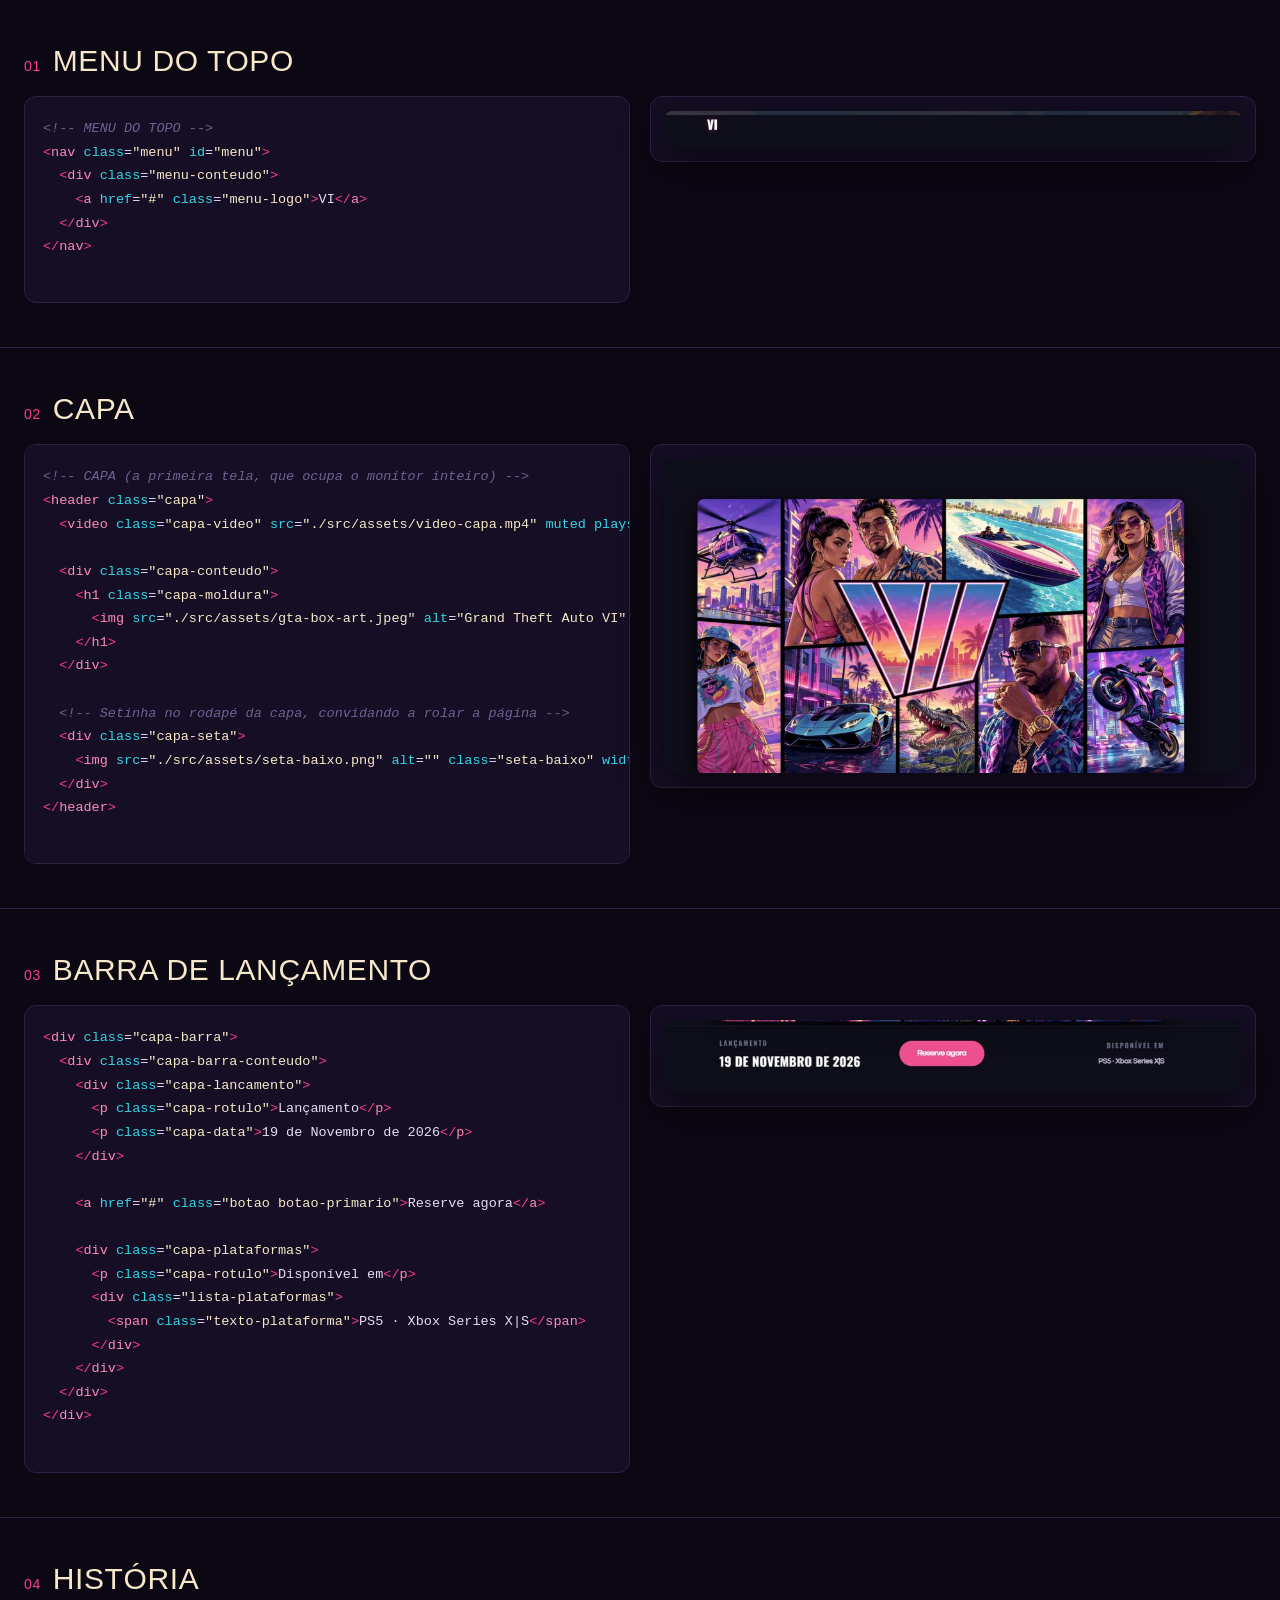
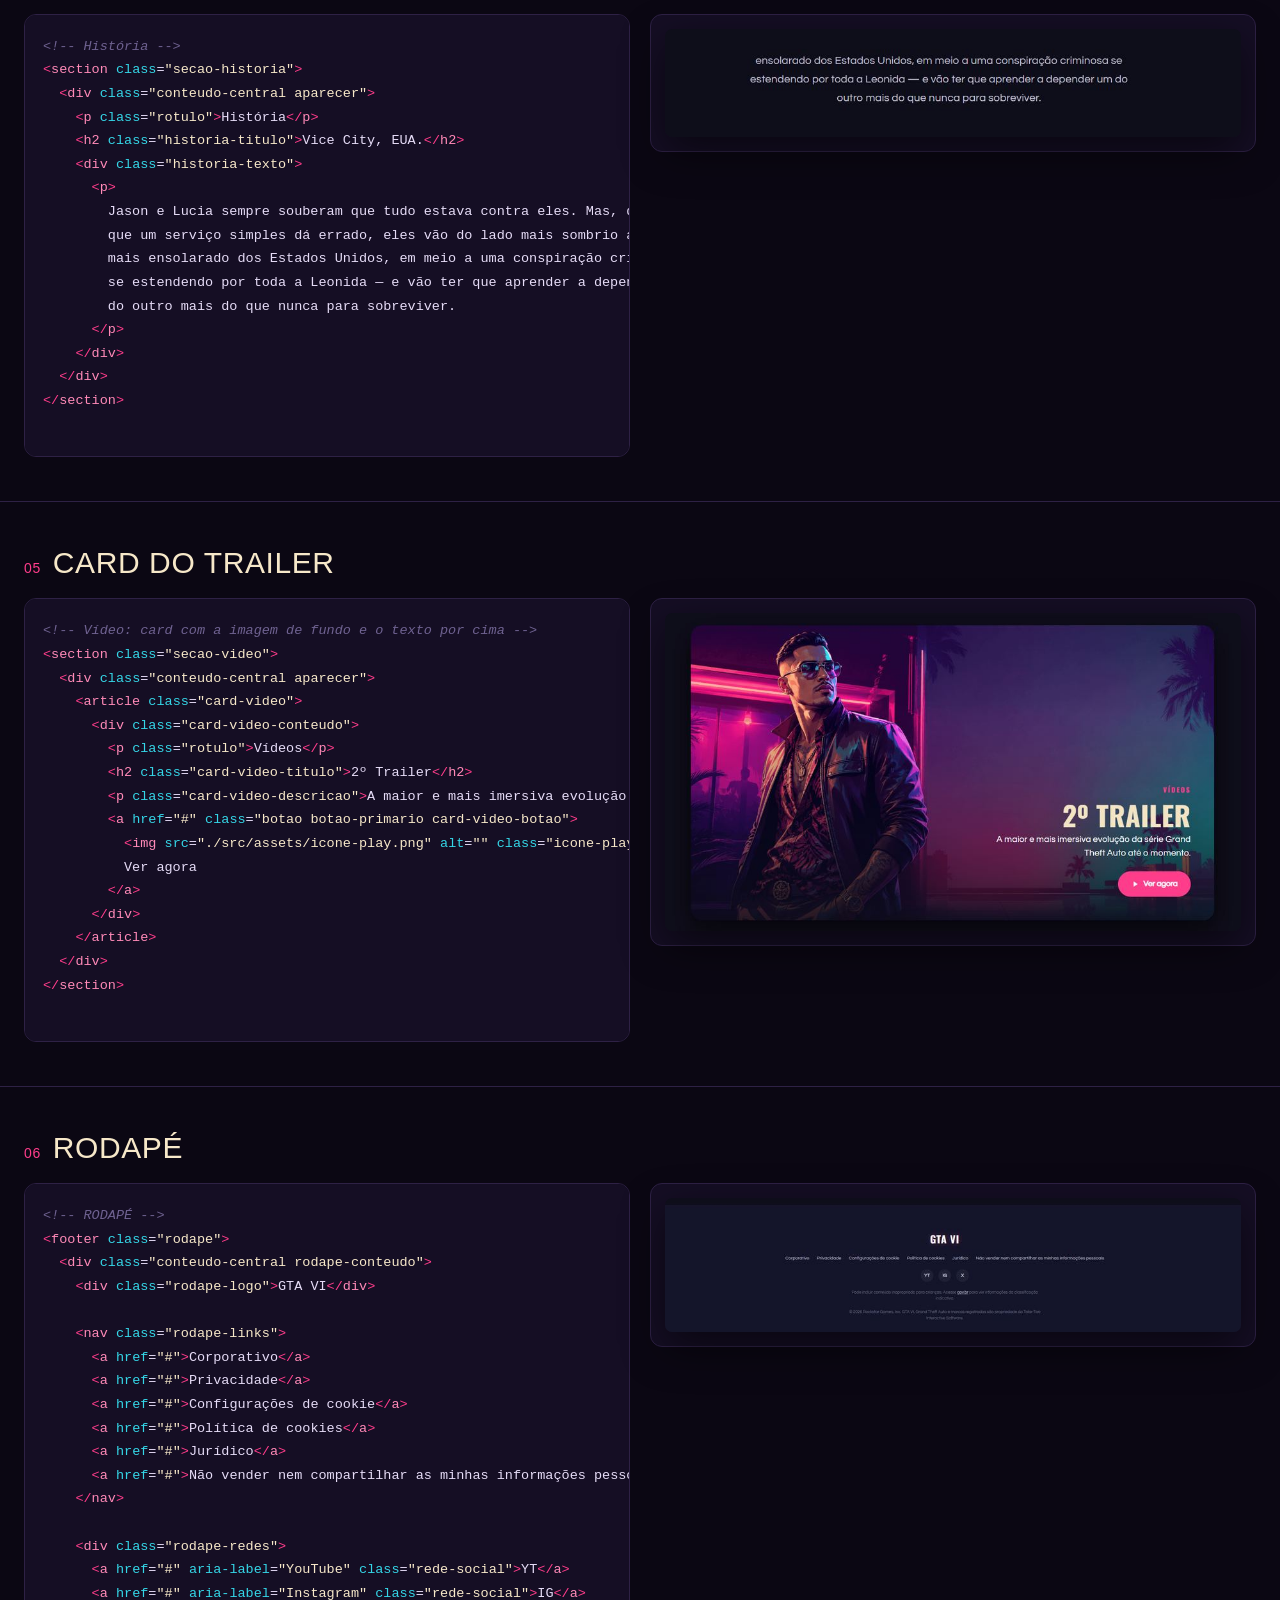
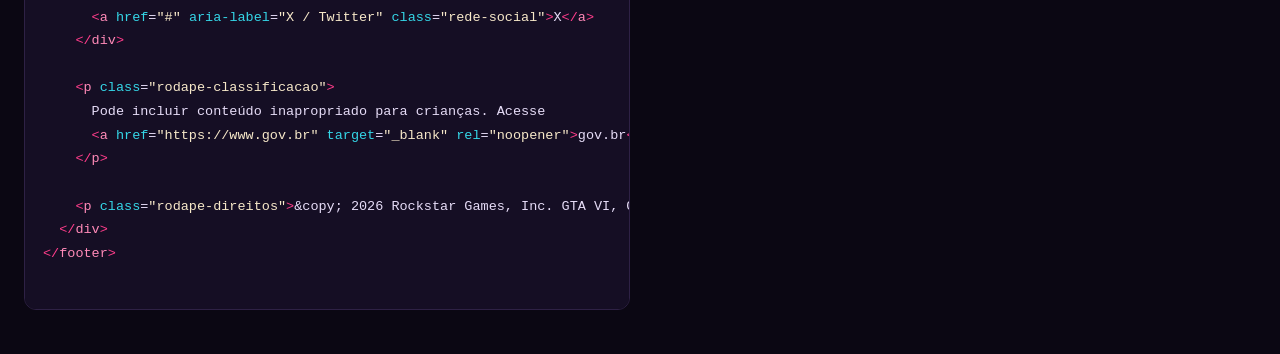
<file: html/tutorial1.html>
<!DOCTYPE html>
<html lang="pt-BR">

<head>
    <meta charset="UTF-8">
    <meta name="viewport" content="width=device-width, initial-scale=1.0">
    <link rel="shortcut icon" href="../src/assets/geral/favicon-black.svg" type="image/x-icon">

    <link rel="stylesheet" href="../src/css/geral/reset.css">
    <link rel="stylesheet" href="../src/css/tutorial1.css">
    <link rel="stylesheet" href="../src/css/geral/scroll.css">
    <title>GTA VI — HTML e tela, lado a lado</title>
</head>

<body>

    <main id="secoes">
        <!-- 01 — MENU DO TOPO -->
        <section class="secao">
            <h2 class="titulo"><span>01</span> Menu do topo</h2>
            <div class="dupla">
                <pre class="codigo"><span class="com">&lt;!-- MENU DO TOPO --&gt;</span>
<span class="tag">&lt;</span><span class="nome">nav</span> <span class="atr">class</span>=<span class="val">"menu"</span> <span class="atr">id</span>=<span class="val">"menu"</span><span class="tag">&gt;</span>
  <span class="tag">&lt;</span><span class="nome">div</span> <span class="atr">class</span>=<span class="val">"menu-conteudo"</span><span class="tag">&gt;</span>
    <span class="tag">&lt;</span><span class="nome">a</span> <span class="atr">href</span>=<span class="val">"#"</span> <span class="atr">class</span>=<span class="val">"menu-logo"</span><span class="tag">&gt;</span>VI<span class="tag">&lt;/</span><span class="nome">a</span><span class="tag">&gt;</span>
  <span class="tag">&lt;/</span><span class="nome">div</span><span class="tag">&gt;</span>
<span class="tag">&lt;/</span><span class="nome">nav</span><span class="tag">&gt;</span>
                </pre>
                <div class="quadro"><img src="../src/assets/assets-tutorial/menu-do-topo.jpg" alt="Menu do topo"></div>
            </div>
        </section>


        <!-- 02 — CAPA -->
        <section class="secao">
            <h2 class="titulo"><span>02</span> Capa</h2>
              <div class="dupla" id="capa">
                  <pre class="codigo"><span class="com">&lt;!-- CAPA (a primeira tela, que ocupa o monitor inteiro) --&gt;</span>
<span class="tag">&lt;</span><span class="nome">header</span> <span class="atr">class</span>=<span class="val">"capa"</span><span class="tag">&gt;</span>
  <span class="tag">&lt;</span><span class="nome">video</span> <span class="atr">class</span>=<span class="val">"capa-video"</span> <span class="atr">src</span>=<span class="val">"./src/assets/video-capa.mp4"</span> <span class="atr">muted</span> <span class="atr">playsinline</span> <span class="atr">preload</span>=<span class="val">"auto"</span><span class="tag">&gt;&lt;/</span><span class="nome">video</span><span class="tag">&gt;</span>

  <span class="tag">&lt;</span><span class="nome">div</span> <span class="atr">class</span>=<span class="val">"capa-conteudo"</span><span class="tag">&gt;</span>
    <span class="tag">&lt;</span><span class="nome">h1</span> <span class="atr">class</span>=<span class="val">"capa-moldura"</span><span class="tag">&gt;</span>
      <span class="tag">&lt;</span><span class="nome">img</span> <span class="atr">src</span>=<span class="val">"./src/assets/gta-box-art.jpeg"</span> <span class="atr">alt</span>=<span class="val">"Grand Theft Auto VI"</span> <span class="atr">class</span>=<span class="val">"capa-imagem"</span><span class="tag">&gt;</span>
    <span class="tag">&lt;/</span><span class="nome">h1</span><span class="tag">&gt;</span>
  <span class="tag">&lt;/</span><span class="nome">div</span><span class="tag">&gt;</span>

  <span class="com">&lt;!-- Setinha no rodapé da capa, convidando a rolar a página --&gt;</span>
  <span class="tag">&lt;</span><span class="nome">div</span> <span class="atr">class</span>=<span class="val">"capa-seta"</span><span class="tag">&gt;</span>
    <span class="tag">&lt;</span><span class="nome">img</span> <span class="atr">src</span>=<span class="val">"./src/assets/seta-baixo.png"</span> <span class="atr">alt</span>=<span class="val">""</span> <span class="atr">class</span>=<span class="val">"seta-baixo"</span> <span class="atr">width</span>=<span class="val">"24"</span> <span class="atr">height</span>=<span class="val">"24"</span><span class="tag">&gt;</span>
  <span class="tag">&lt;/</span><span class="nome">div</span><span class="tag">&gt;</span>
<span class="tag">&lt;/</span><span class="nome">header</span><span class="tag">&gt;</span>
                  </pre>
                <div class="quadro"><img src="../src/assets/assets-tutorial/capa.jpg" alt="Capa"></div>
            </div>
        </section>


        <!-- 03 — BARRA DE LANÇAMENTO -->
        <section class="secao">
            <h2 class="titulo"><span>03</span> Barra de lançamento</h2>
            <div class="dupla">
                <pre class="codigo"><span class="tag">&lt;</span><span class="nome">div</span> <span class="atr">class</span>=<span class="val">"capa-barra"</span><span class="tag">&gt;</span>
  <span class="tag">&lt;</span><span class="nome">div</span> <span class="atr">class</span>=<span class="val">"capa-barra-conteudo"</span><span class="tag">&gt;</span>
    <span class="tag">&lt;</span><span class="nome">div</span> <span class="atr">class</span>=<span class="val">"capa-lancamento"</span><span class="tag">&gt;</span>
      <span class="tag">&lt;</span><span class="nome">p</span> <span class="atr">class</span>=<span class="val">"capa-rotulo"</span><span class="tag">&gt;</span>Lançamento<span class="tag">&lt;/</span><span class="nome">p</span><span class="tag">&gt;</span>
      <span class="tag">&lt;</span><span class="nome">p</span> <span class="atr">class</span>=<span class="val">"capa-data"</span><span class="tag">&gt;</span>19 de Novembro de 2026<span class="tag">&lt;/</span><span class="nome">p</span><span class="tag">&gt;</span>
    <span class="tag">&lt;/</span><span class="nome">div</span><span class="tag">&gt;</span>

    <span class="tag">&lt;</span><span class="nome">a</span> <span class="atr">href</span>=<span class="val">"#"</span> <span class="atr">class</span>=<span class="val">"botao botao-primario"</span><span class="tag">&gt;</span>Reserve agora<span class="tag">&lt;/</span><span class="nome">a</span><span class="tag">&gt;</span>

    <span class="tag">&lt;</span><span class="nome">div</span> <span class="atr">class</span>=<span class="val">"capa-plataformas"</span><span class="tag">&gt;</span>
      <span class="tag">&lt;</span><span class="nome">p</span> <span class="atr">class</span>=<span class="val">"capa-rotulo"</span><span class="tag">&gt;</span>Disponível em<span class="tag">&lt;/</span><span class="nome">p</span><span class="tag">&gt;</span>
      <span class="tag">&lt;</span><span class="nome">div</span> <span class="atr">class</span>=<span class="val">"lista-plataformas"</span><span class="tag">&gt;</span>
        <span class="tag">&lt;</span><span class="nome">span</span> <span class="atr">class</span>=<span class="val">"texto-plataforma"</span><span class="tag">&gt;</span>PS5 · Xbox Series X|S<span class="tag">&lt;/</span><span class="nome">span</span><span class="tag">&gt;</span>
      <span class="tag">&lt;/</span><span class="nome">div</span><span class="tag">&gt;</span>
    <span class="tag">&lt;/</span><span class="nome">div</span><span class="tag">&gt;</span>
  <span class="tag">&lt;/</span><span class="nome">div</span><span class="tag">&gt;</span>
<span class="tag">&lt;/</span><span class="nome">div</span><span class="tag">&gt;</span>
                </pre>
                <div class="quadro"><img src="../src/assets/assets-tutorial/barra-de-lancamento.jpg" alt="Barra de lançamento"></div>
            </div>
        </section>


        <!-- 04 — HISTÓRIA -->
        <section class="secao">
            <h2 class="titulo"><span>04</span> História</h2>
            <div class="dupla">
                <pre class="codigo"><span class="com">&lt;!-- História --&gt;</span>
<span class="tag">&lt;</span><span class="nome">section</span> <span class="atr">class</span>=<span class="val">"secao-historia"</span><span class="tag">&gt;</span>
  <span class="tag">&lt;</span><span class="nome">div</span> <span class="atr">class</span>=<span class="val">"conteudo-central aparecer"</span><span class="tag">&gt;</span>
    <span class="tag">&lt;</span><span class="nome">p</span> <span class="atr">class</span>=<span class="val">"rotulo"</span><span class="tag">&gt;</span>História<span class="tag">&lt;/</span><span class="nome">p</span><span class="tag">&gt;</span>
    <span class="tag">&lt;</span><span class="nome">h2</span> <span class="atr">class</span>=<span class="val">"historia-titulo"</span><span class="tag">&gt;</span>Vice City, EUA.<span class="tag">&lt;/</span><span class="nome">h2</span><span class="tag">&gt;</span>
    <span class="tag">&lt;</span><span class="nome">div</span> <span class="atr">class</span>=<span class="val">"historia-texto"</span><span class="tag">&gt;</span>
      <span class="tag">&lt;</span><span class="nome">p</span><span class="tag">&gt;</span>
        Jason e Lucia sempre souberam que tudo estava contra eles. Mas, depois
        que um serviço simples dá errado, eles vão do lado mais sombrio ao lugar
        mais ensolarado dos Estados Unidos, em meio a uma conspiração criminosa
        se estendendo por toda a Leonida — e vão ter que aprender a depender um
        do outro mais do que nunca para sobreviver.
      <span class="tag">&lt;/</span><span class="nome">p</span><span class="tag">&gt;</span>
    <span class="tag">&lt;/</span><span class="nome">div</span><span class="tag">&gt;</span>
  <span class="tag">&lt;/</span><span class="nome">div</span><span class="tag">&gt;</span>
<span class="tag">&lt;/</span><span class="nome">section</span><span class="tag">&gt;</span>
                </pre>
                <div class="quadro"><img src="../src/assets/assets-tutorial/historia.jpg" alt="História"></div>
            </div>
        </section>


        <!-- 05 — CARD DO TRAILER -->
        <section class="secao">
            <h2 class="titulo"><span>05</span> Card do trailer</h2>
            <div class="dupla">
                <pre class="codigo"><span class="com">&lt;!-- Vídeo: card com a imagem de fundo e o texto por cima --&gt;</span>
<span class="tag">&lt;</span><span class="nome">section</span> <span class="atr">class</span>=<span class="val">"secao-video"</span><span class="tag">&gt;</span>
  <span class="tag">&lt;</span><span class="nome">div</span> <span class="atr">class</span>=<span class="val">"conteudo-central aparecer"</span><span class="tag">&gt;</span>
    <span class="tag">&lt;</span><span class="nome">article</span> <span class="atr">class</span>=<span class="val">"card-video"</span><span class="tag">&gt;</span>
      <span class="tag">&lt;</span><span class="nome">div</span> <span class="atr">class</span>=<span class="val">"card-video-conteudo"</span><span class="tag">&gt;</span>
        <span class="tag">&lt;</span><span class="nome">p</span> <span class="atr">class</span>=<span class="val">"rotulo"</span><span class="tag">&gt;</span>Vídeos<span class="tag">&lt;/</span><span class="nome">p</span><span class="tag">&gt;</span>
        <span class="tag">&lt;</span><span class="nome">h2</span> <span class="atr">class</span>=<span class="val">"card-video-titulo"</span><span class="tag">&gt;</span>2º Trailer<span class="tag">&lt;/</span><span class="nome">h2</span><span class="tag">&gt;</span>
        <span class="tag">&lt;</span><span class="nome">p</span> <span class="atr">class</span>=<span class="val">"card-video-descricao"</span><span class="tag">&gt;</span>A maior e mais imersiva evolução da série Grand Theft Auto até o momento.<span class="tag">&lt;/</span><span class="nome">p</span><span class="tag">&gt;</span>
        <span class="tag">&lt;</span><span class="nome">a</span> <span class="atr">href</span>=<span class="val">"#"</span> <span class="atr">class</span>=<span class="val">"botao botao-primario card-video-botao"</span><span class="tag">&gt;</span>
          <span class="tag">&lt;</span><span class="nome">img</span> <span class="atr">src</span>=<span class="val">"./src/assets/icone-play.png"</span> <span class="atr">alt</span>=<span class="val">""</span> <span class="atr">class</span>=<span class="val">"icone-play"</span> <span class="atr">width</span>=<span class="val">"18"</span> <span class="atr">height</span>=<span class="val">"18"</span><span class="tag">&gt;</span>
          Ver agora
        <span class="tag">&lt;/</span><span class="nome">a</span><span class="tag">&gt;</span>
      <span class="tag">&lt;/</span><span class="nome">div</span><span class="tag">&gt;</span>
    <span class="tag">&lt;/</span><span class="nome">article</span><span class="tag">&gt;</span>
  <span class="tag">&lt;/</span><span class="nome">div</span><span class="tag">&gt;</span>
<span class="tag">&lt;/</span><span class="nome">section</span><span class="tag">&gt;</span>
                </pre>
                <div class="quadro"><img src="../src/assets/assets-tutorial/card-do-trailer.jpg" alt="Card do trailer"></div>
            </div>
        </section>


        <!-- 06 — RODAPÉ -->
        <section class="secao">
            <h2 class="titulo"><span>06</span>Rodapé</h2>

            <div class="dupla">
                <pre class="codigo"><span class="com">&lt;!-- RODAPÉ --&gt;</span>
<span class="tag">&lt;</span><span class="nome">footer</span> <span class="atr">class</span>=<span class="val">"rodape"</span><span class="tag">&gt;</span>
  <span class="tag">&lt;</span><span class="nome">div</span> <span class="atr">class</span>=<span class="val">"conteudo-central rodape-conteudo"</span><span class="tag">&gt;</span>
    <span class="tag">&lt;</span><span class="nome">div</span> <span class="atr">class</span>=<span class="val">"rodape-logo"</span><span class="tag">&gt;</span>GTA VI<span class="tag">&lt;/</span><span class="nome">div</span><span class="tag">&gt;</span>

    <span class="tag">&lt;</span><span class="nome">nav</span> <span class="atr">class</span>=<span class="val">"rodape-links"</span><span class="tag">&gt;</span>
      <span class="tag">&lt;</span><span class="nome">a</span> <span class="atr">href</span>=<span class="val">"#"</span><span class="tag">&gt;</span>Corporativo<span class="tag">&lt;/</span><span class="nome">a</span><span class="tag">&gt;</span>
      <span class="tag">&lt;</span><span class="nome">a</span> <span class="atr">href</span>=<span class="val">"#"</span><span class="tag">&gt;</span>Privacidade<span class="tag">&lt;/</span><span class="nome">a</span><span class="tag">&gt;</span>
      <span class="tag">&lt;</span><span class="nome">a</span> <span class="atr">href</span>=<span class="val">"#"</span><span class="tag">&gt;</span>Configurações de cookie<span class="tag">&lt;/</span><span class="nome">a</span><span class="tag">&gt;</span>
      <span class="tag">&lt;</span><span class="nome">a</span> <span class="atr">href</span>=<span class="val">"#"</span><span class="tag">&gt;</span>Política de cookies<span class="tag">&lt;/</span><span class="nome">a</span><span class="tag">&gt;</span>
      <span class="tag">&lt;</span><span class="nome">a</span> <span class="atr">href</span>=<span class="val">"#"</span><span class="tag">&gt;</span>Jurídico<span class="tag">&lt;/</span><span class="nome">a</span><span class="tag">&gt;</span>
      <span class="tag">&lt;</span><span class="nome">a</span> <span class="atr">href</span>=<span class="val">"#"</span><span class="tag">&gt;</span>Não vender nem compartilhar as minhas informações pessoais<span class="tag">&lt;/</span><span class="nome">a</span><span class="tag">&gt;</span>
    <span class="tag">&lt;/</span><span class="nome">nav</span><span class="tag">&gt;</span>

    <span class="tag">&lt;</span><span class="nome">div</span> <span class="atr">class</span>=<span class="val">"rodape-redes"</span><span class="tag">&gt;</span>
      <span class="tag">&lt;</span><span class="nome">a</span> <span class="atr">href</span>=<span class="val">"#"</span> <span class="atr">aria-label</span>=<span class="val">"YouTube"</span> <span class="atr">class</span>=<span class="val">"rede-social"</span><span class="tag">&gt;</span>YT<span class="tag">&lt;/</span><span class="nome">a</span><span class="tag">&gt;</span>
      <span class="tag">&lt;</span><span class="nome">a</span> <span class="atr">href</span>=<span class="val">"#"</span> <span class="atr">aria-label</span>=<span class="val">"Instagram"</span> <span class="atr">class</span>=<span class="val">"rede-social"</span><span class="tag">&gt;</span>IG<span class="tag">&lt;/</span><span class="nome">a</span><span class="tag">&gt;</span>
      <span class="tag">&lt;</span><span class="nome">a</span> <span class="atr">href</span>=<span class="val">"#"</span> <span class="atr">aria-label</span>=<span class="val">"X / Twitter"</span> <span class="atr">class</span>=<span class="val">"rede-social"</span><span class="tag">&gt;</span>X<span class="tag">&lt;/</span><span class="nome">a</span><span class="tag">&gt;</span>
    <span class="tag">&lt;/</span><span class="nome">div</span><span class="tag">&gt;</span>

    <span class="tag">&lt;</span><span class="nome">p</span> <span class="atr">class</span>=<span class="val">"rodape-classificacao"</span><span class="tag">&gt;</span>
      Pode incluir conteúdo inapropriado para crianças. Acesse
      <span class="tag">&lt;</span><span class="nome">a</span> <span class="atr">href</span>=<span class="val">"https://www.gov.br"</span> <span class="atr">target</span>=<span class="val">"_blank"</span> <span class="atr">rel</span>=<span class="val">"noopener"</span><span class="tag">&gt;</span>gov.br<span class="tag">&lt;/</span><span class="nome">a</span><span class="tag">&gt;</span> para ver informações da classificação indicativa.
    <span class="tag">&lt;/</span><span class="nome">p</span><span class="tag">&gt;</span>

    <span class="tag">&lt;</span><span class="nome">p</span> <span class="atr">class</span>=<span class="val">"rodape-direitos"</span><span class="tag">&gt;</span>&amp;copy; 2026 Rockstar Games, Inc. GTA VI, Grand Theft Auto e marcas registradas são propriedade da Take-Two Interactive Software.<span class="tag">&lt;/</span><span class="nome">p</span><span class="tag">&gt;</span>
  <span class="tag">&lt;/</span><span class="nome">div</span><span class="tag">&gt;</span>
<span class="tag">&lt;/</span><span class="nome">footer</span><span class="tag">&gt;</span>
                </pre>
                <div class="quadro"><img src="../src/assets/assets-tutorial/rodape.jpg" alt="Rodapé"></div>
            </div>
        </section>
    </main>
</body>
</html>
</file>
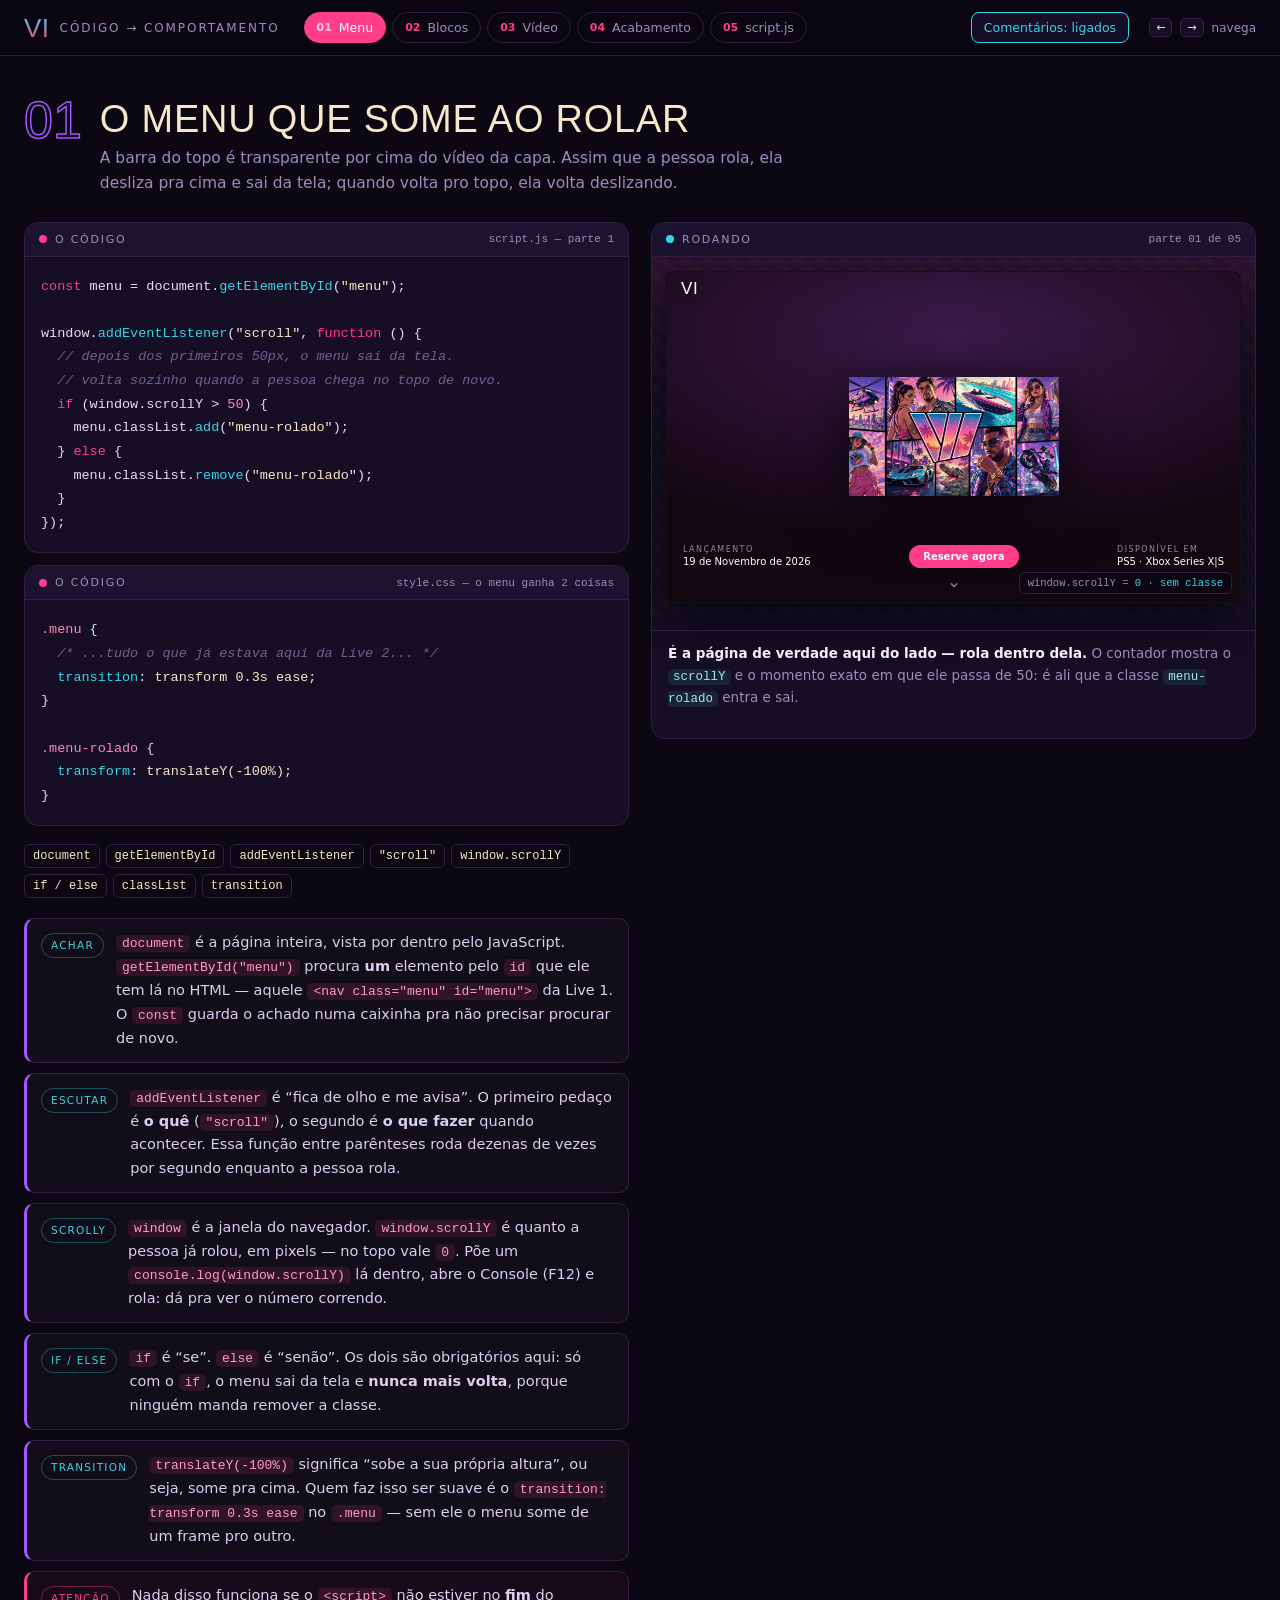
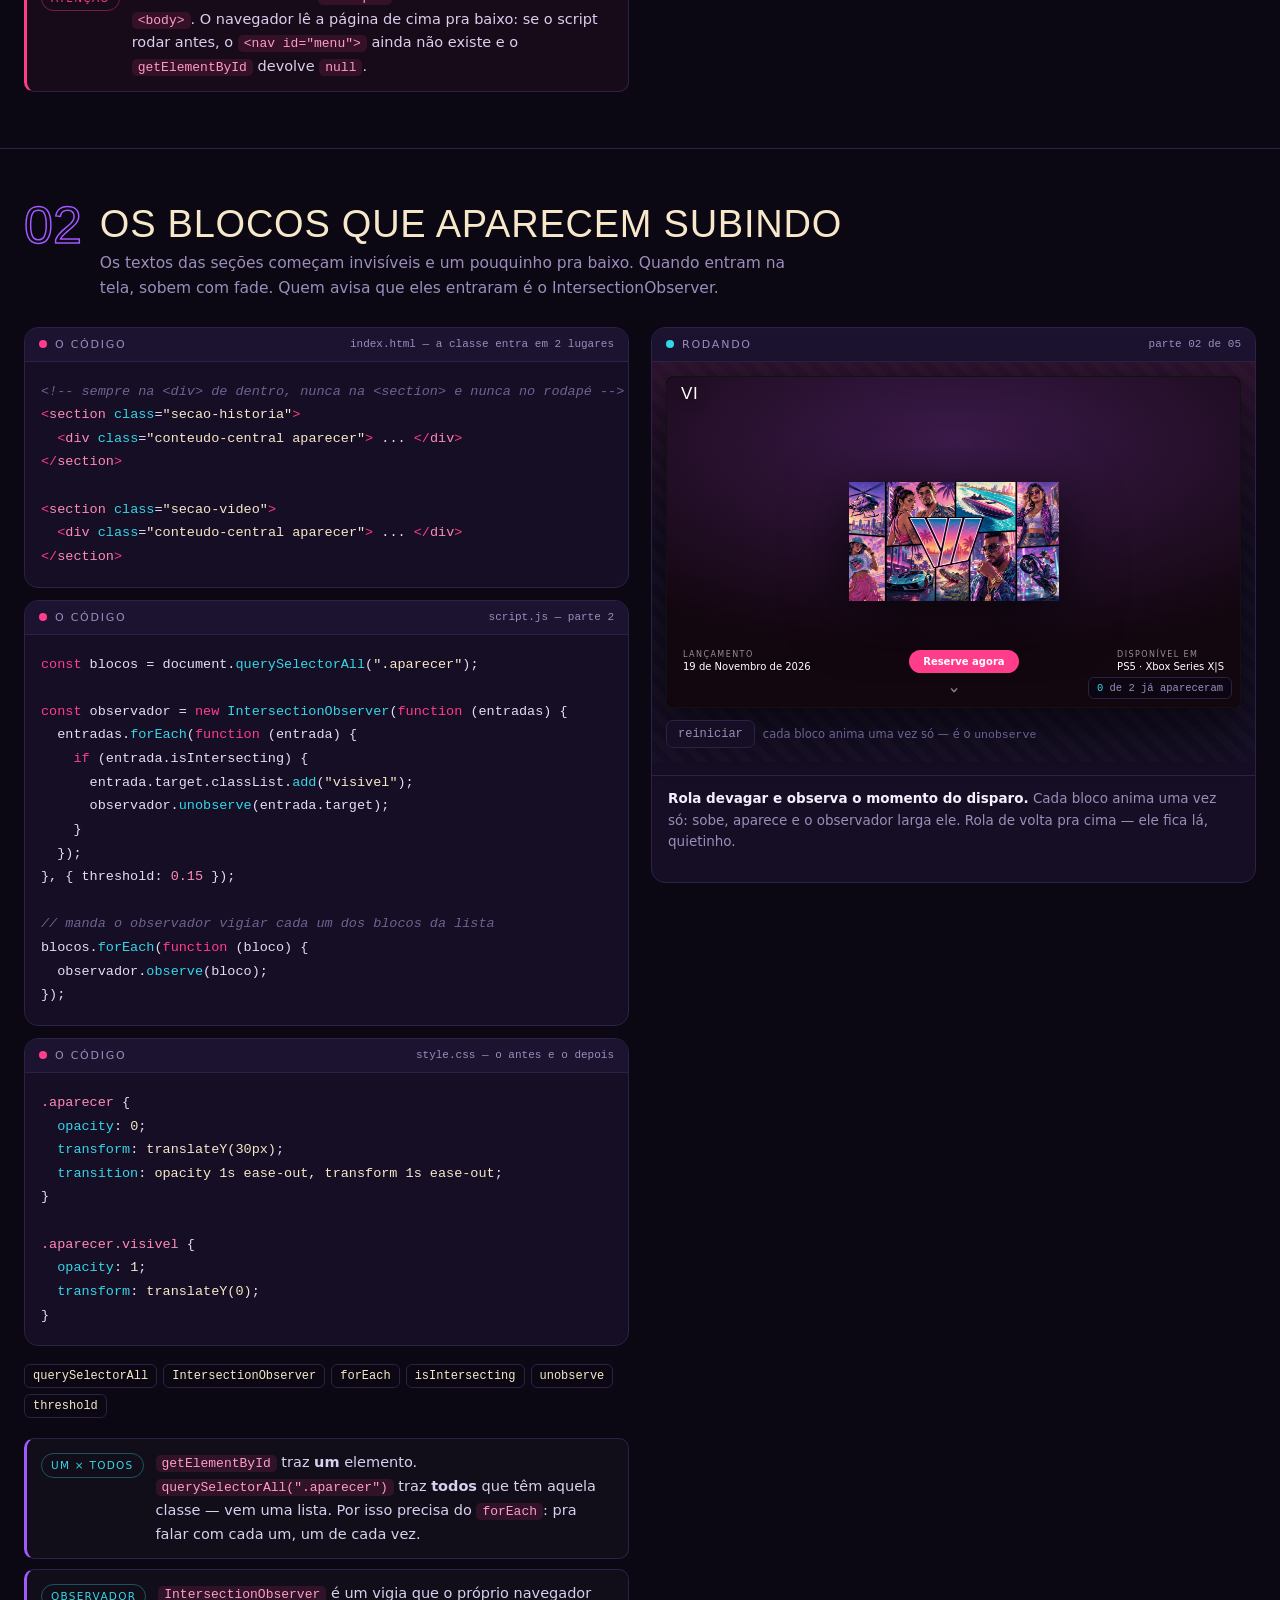
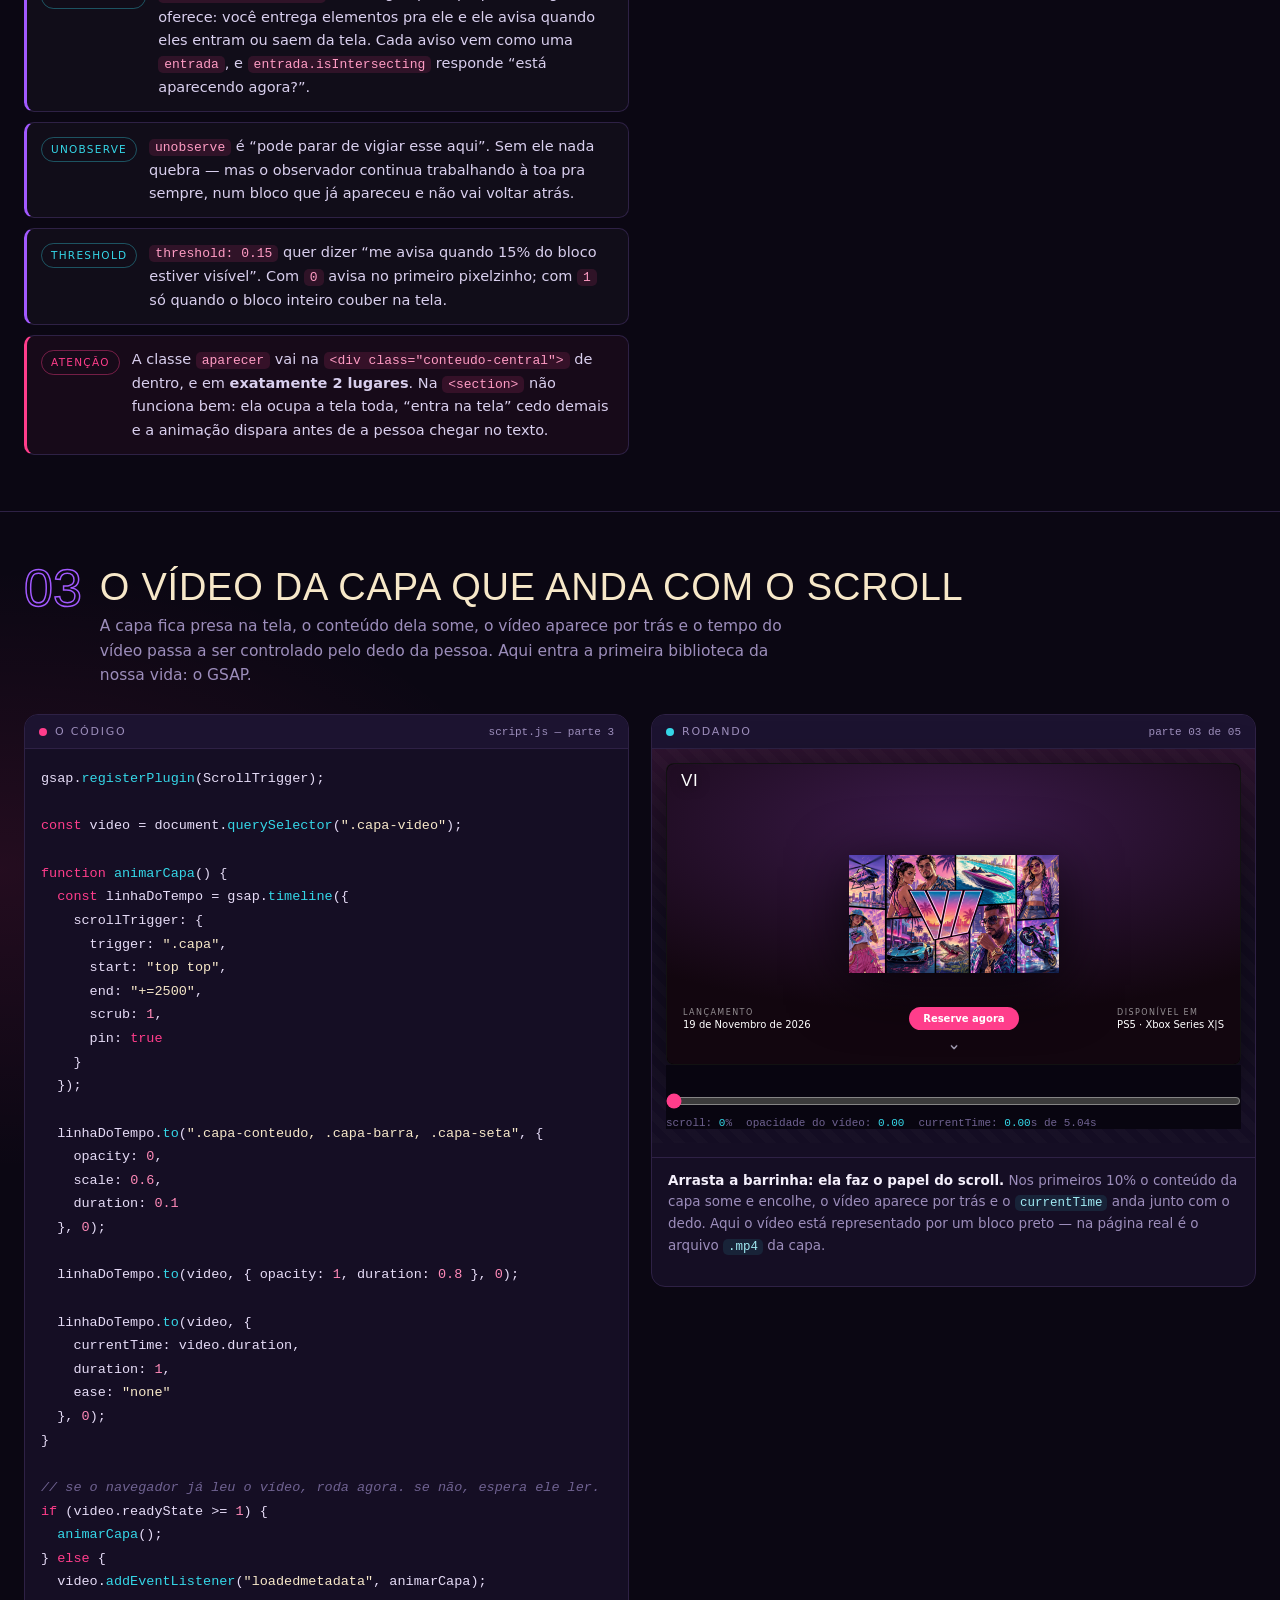
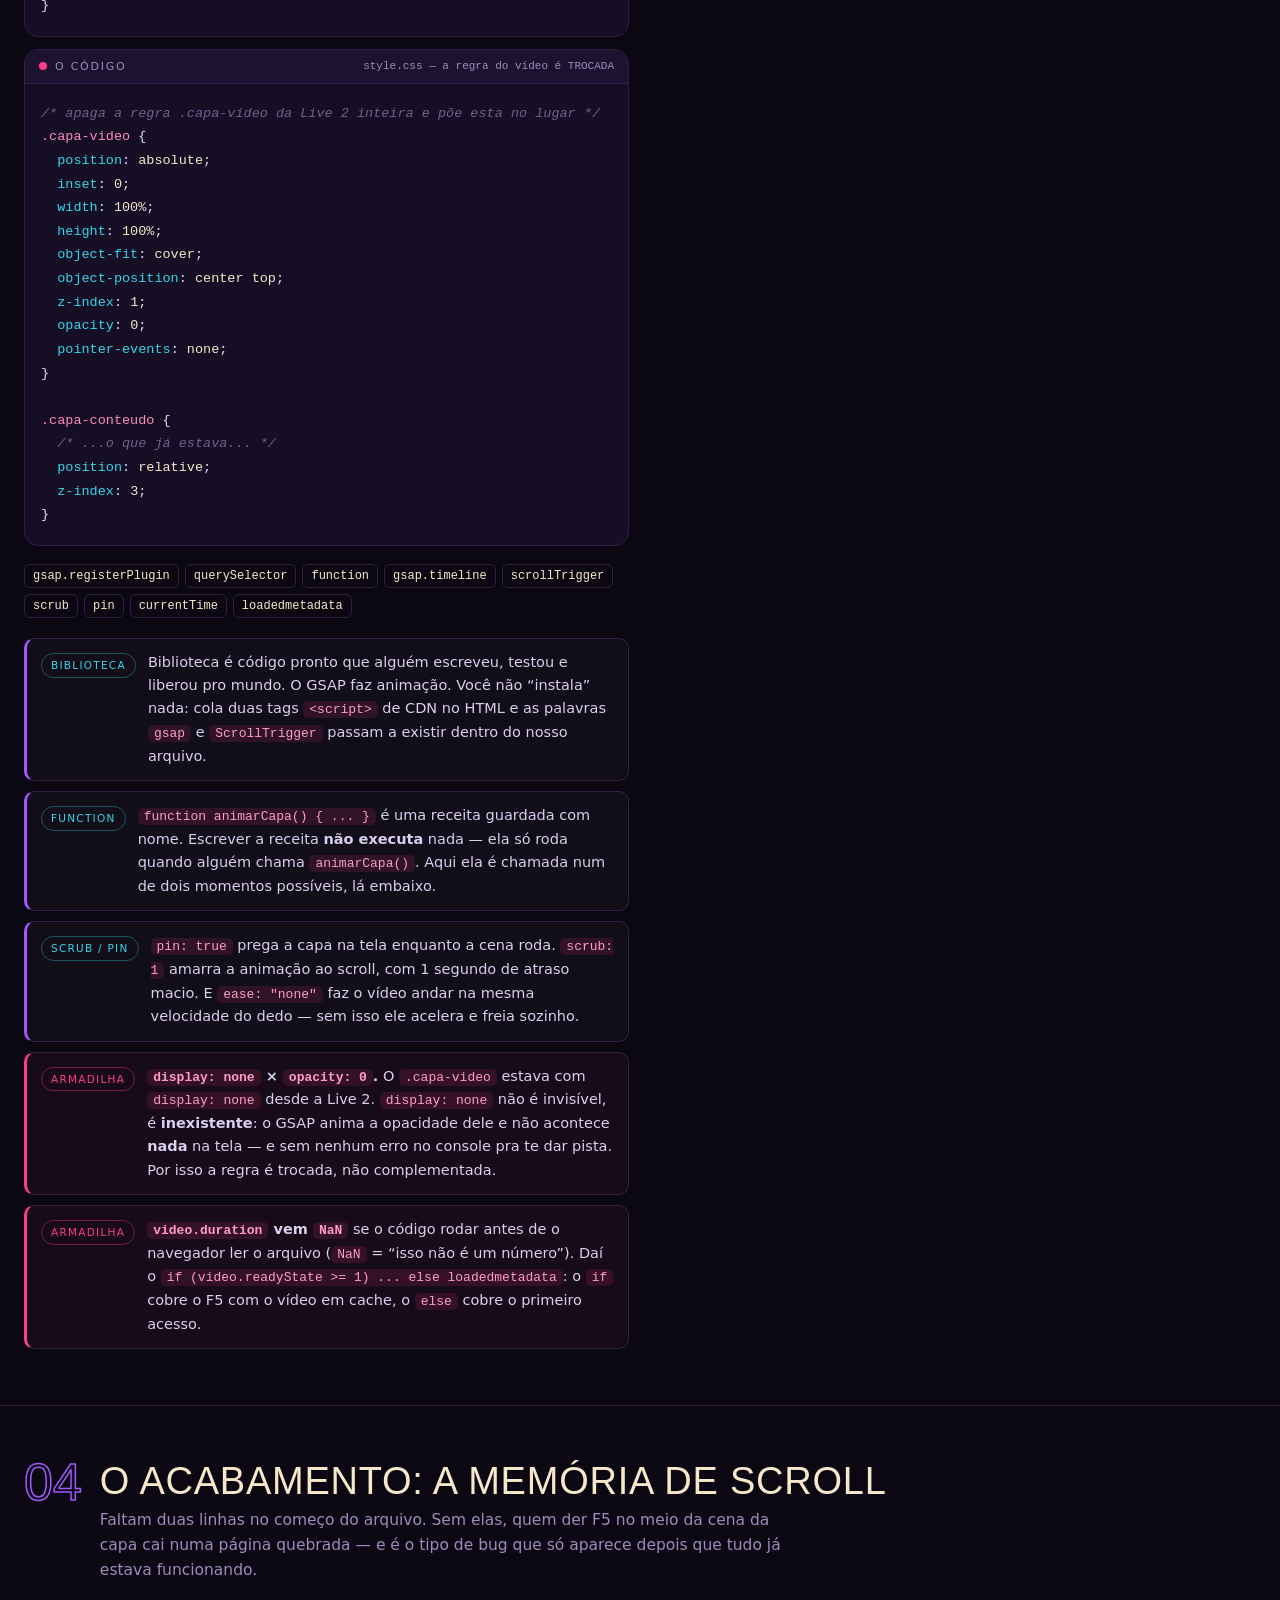
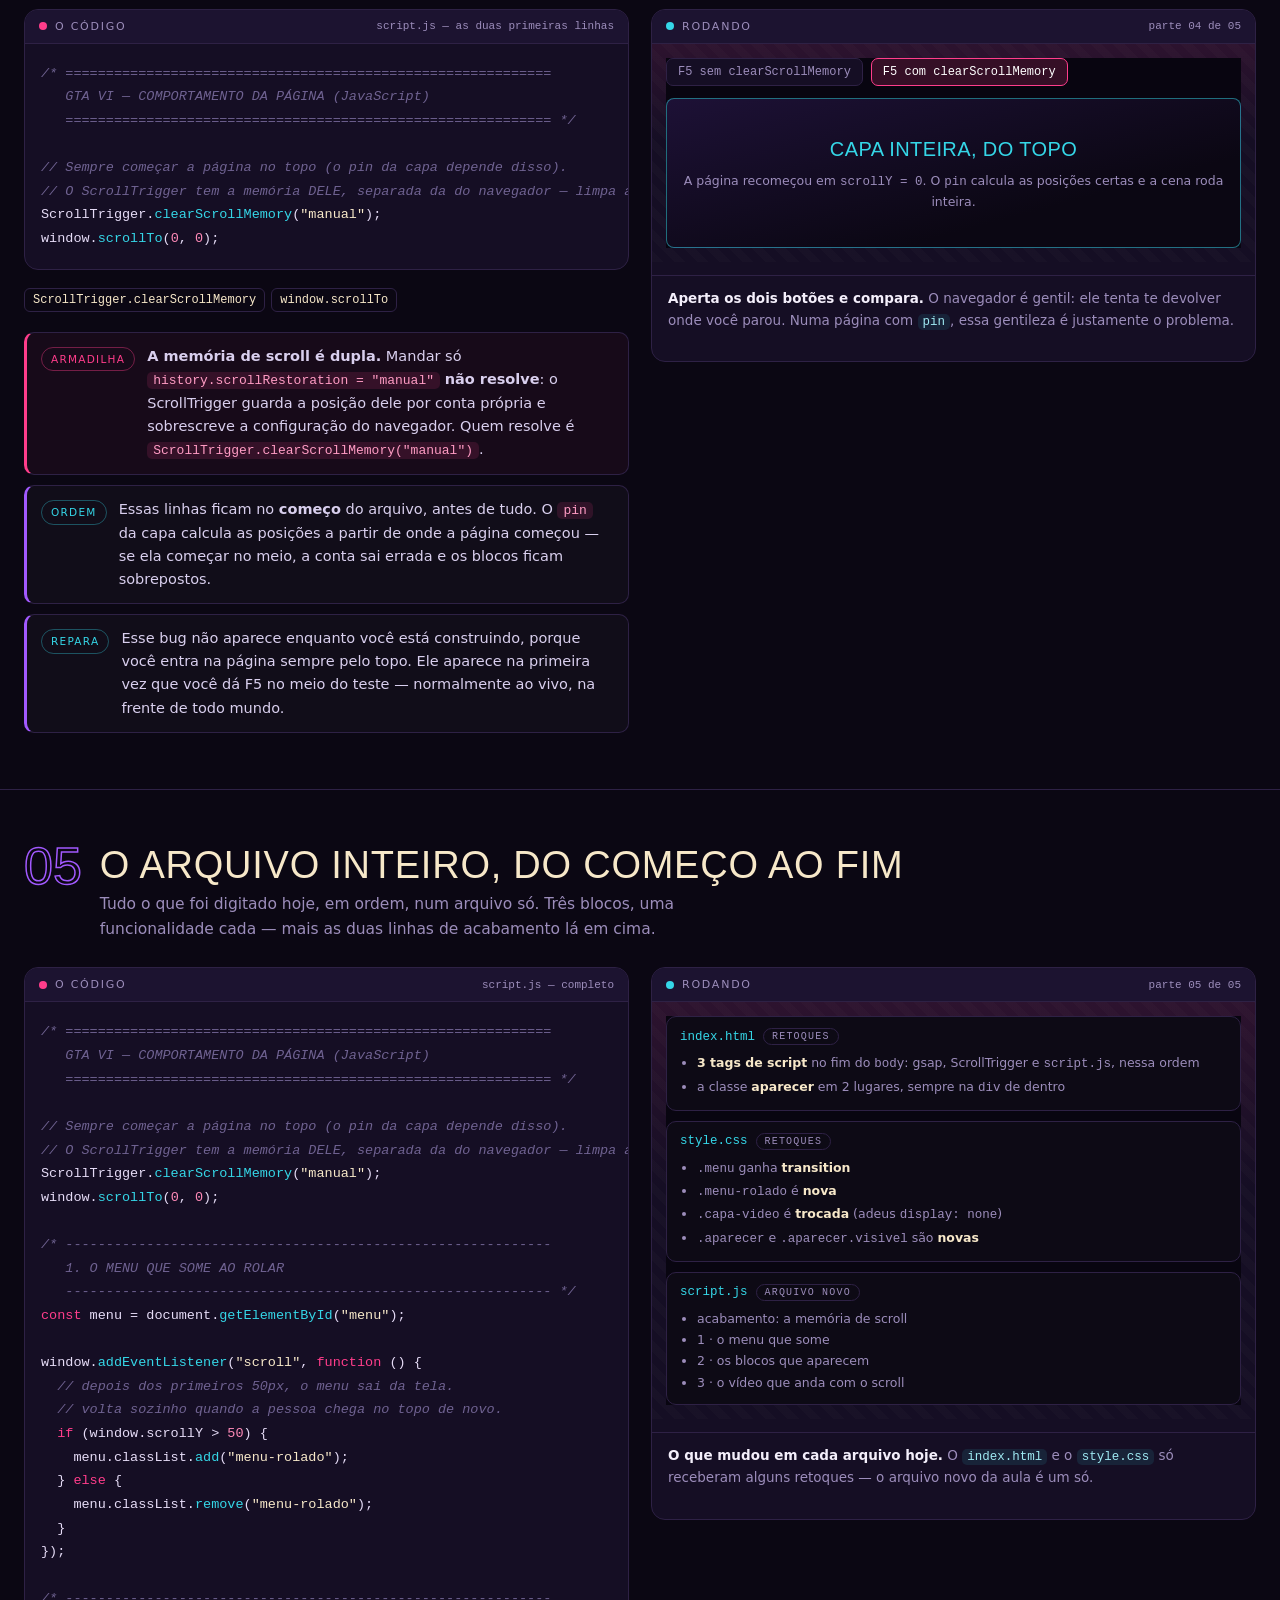
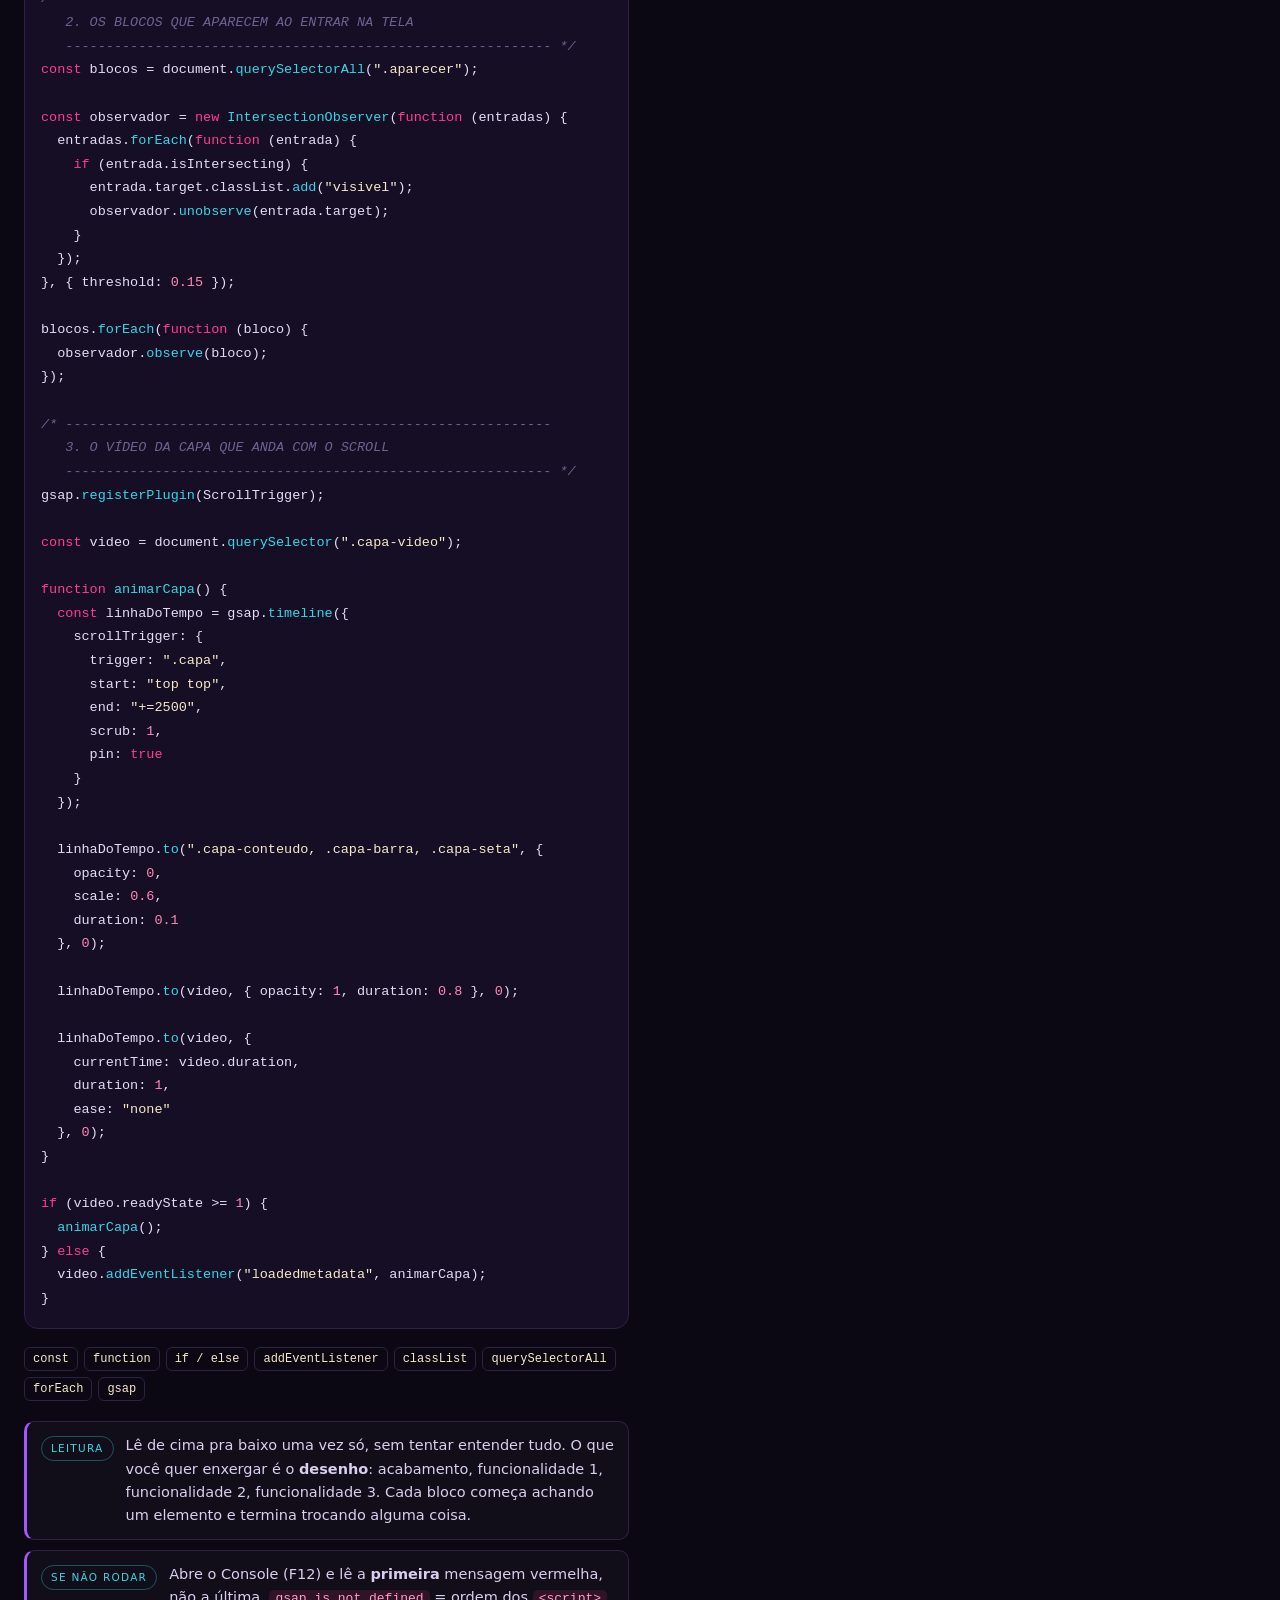
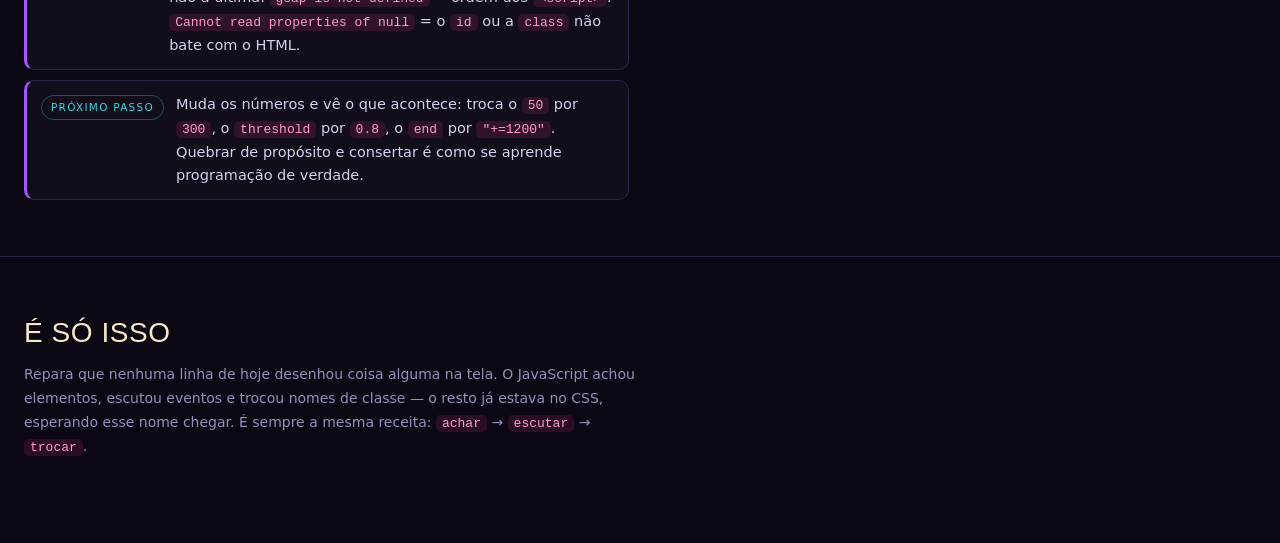
<file: html/tutorial2.html>
<!DOCTYPE html>
<html lang="pt-BR">

<head>
  <meta charset="UTF-8">
  <meta name="viewport" content="width=device-width, initial-scale=1.0">
  <title>GTA VI — o código e o comportamento, lado a lado</title>

  <link rel="shortcut icon" href="../src/assets/geral/favicon-black.svg" type="image/x-icon">
  <!-- Folha de estilos externa com aparência, layout e transições -->
  <link rel="stylesheet" href="../src/css/tutorial2.css">
  <link rel="stylesheet" href="../src/css/geral/scroll.css">
</head>

<body>

  <!-- Barra Fixa Superior -->
  <div class="barra">
    <div class="barra-interna">
      <div class="marca">
        <span class="display marca-vi">VI</span>
        <span class="marca-txt">Código&nbsp;→&nbsp;Comportamento</span>
      </div>
      <nav class="pills" id="pills">
        <button class="pill ativo" data-alvo="menu"><b>01</b> Menu</button>
        <button class="pill" data-alvo="blocos"><b>02</b> Blocos</button>
        <button class="pill" data-alvo="video"><b>03</b> Vídeo</button>
        <button class="pill" data-alvo="acabamento"><b>04</b> Acabamento</button>
        <button class="pill" data-alvo="final"><b>05</b> script.js</button>
      </nav>
      <button class="btn-com ativo" id="toggleCom">Comentários: ligados</button>
      <span class="chave"><span class="tecla">←</span><span class="tecla">→</span> navega</span>
    </div>
  </div>

  <!-- Conteúdo Principal das Seções -->
  <main id="secoes">

    <!-- SEÇÃO 01: O menu que some ao rolar -->
    <section class="secao" id="menu">
      <div class="cabeca">
        <div class="num">01</div>
        <div>
          <h2 class="display">O menu que some ao rolar</h2>
          <p class="resumo">A barra do topo é transparente por cima do vídeo da capa. Assim que a pessoa rola, ela desliza pra cima e sai da tela; quando volta pro topo, ela volta deslizando.</p>
        </div>
      </div>
      <div class="dupla">
        <div>
          <div class="painel">
            <div class="painel-topo">
              <span class="painel-titulo"><span class="ponto"></span> O código</span>
              <span class="arquivo">script.js — parte 1</span>
            </div>
            <pre class="codigo" data-lang="js"><code>const menu = document.getElementById("menu");

window.addEventListener("scroll", function () {
  // depois dos primeiros 50px, o menu sai da tela.
  // volta sozinho quando a pessoa chega no topo de novo.
  if (window.scrollY > 50) {
    menu.classList.add("menu-rolado");
  } else {
    menu.classList.remove("menu-rolado");
  }
});</code></pre>
          </div>

          <div class="painel">
            <div class="painel-topo">
              <span class="painel-titulo"><span class="ponto"></span> O código</span>
              <span class="arquivo">style.css — o menu ganha 2 coisas</span>
            </div>
            <pre class="codigo" data-lang="css"><code>.menu {
  /* ...tudo o que já estava aqui da Live 2... */
  transition: transform 0.3s ease;
}

.menu-rolado {
  transform: translateY(-100%);
}</code></pre>
          </div>

          <div class="tags-usadas">
            <span class="tag-chip"><b>document</b></span>
            <span class="tag-chip"><b>getElementById</b></span>
            <span class="tag-chip"><b>addEventListener</b></span>
            <span class="tag-chip"><b>&quot;scroll&quot;</b></span>
            <span class="tag-chip"><b>window.scrollY</b></span>
            <span class="tag-chip"><b>if / else</b></span>
            <span class="tag-chip"><b>classList</b></span>
            <span class="tag-chip"><b>transition</b></span>
          </div>

          <div class="notas">
            <div class="nota">
              <span class="chip">ACHAR</span>
              <div><code>document</code> é a página inteira, vista por dentro pelo JavaScript. <code>getElementById(&quot;menu&quot;)</code> procura <b>um</b> elemento pelo <code>id</code> que ele tem lá no HTML — aquele <code>&lt;nav class=&quot;menu&quot; id=&quot;menu&quot;&gt;</code> da Live 1. O <code>const</code> guarda o achado numa caixinha pra não precisar procurar de novo.</div>
            </div>
            <div class="nota">
              <span class="chip">ESCUTAR</span>
              <div><code>addEventListener</code> é “fica de olho e me avisa”. O primeiro pedaço é <b>o quê</b> (<code>&quot;scroll&quot;</code>), o segundo é <b>o que fazer</b> quando acontecer. Essa função entre parênteses roda dezenas de vezes por segundo enquanto a pessoa rola.</div>
            </div>
            <div class="nota">
              <span class="chip">scrollY</span>
              <div><code>window</code> é a janela do navegador. <code>window.scrollY</code> é quanto a pessoa já rolou, em pixels — no topo vale <code>0</code>. Põe um <code>console.log(window.scrollY)</code> lá dentro, abre o Console (F12) e rola: dá pra ver o número correndo.</div>
            </div>
            <div class="nota">
              <span class="chip">if / else</span>
              <div><code>if</code> é “se”. <code>else</code> é “senão”. Os dois são obrigatórios aqui: só com o <code>if</code>, o menu sai da tela e <b>nunca mais volta</b>, porque ninguém manda remover a classe.</div>
            </div>
            <div class="nota">
              <span class="chip">transition</span>
              <div><code>translateY(-100%)</code> significa “sobe a sua própria altura”, ou seja, some pra cima. Quem faz isso ser suave é o <code>transition: transform 0.3s ease</code> no <code>.menu</code> — sem ele o menu some de um frame pro outro.</div>
            </div>
            <div class="nota alerta">
              <span class="chip">Atenção</span>
              <div>Nada disso funciona se o <code>&lt;script&gt;</code> não estiver no <b>fim</b> do <code>&lt;body&gt;</code>. O navegador lê a página de cima pra baixo: se o script rodar antes, o <code>&lt;nav id=&quot;menu&quot;&gt;</code> ainda não existe e o <code>getElementById</code> devolve <code>null</code>.</div>
            </div>
          </div>
        </div>

        <div class="quadro">
          <div class="painel-topo">
            <span class="painel-titulo"><span class="ponto ciano"></span> Rodando</span>
            <span class="arquivo">parte 01 de 05</span>
          </div>
          <div class="quadro-img" data-demo="menu">
            <div class="demo">
              <div class="p-tela modo-menu">
                <div class="p-menu"><span>VI</span></div>
                <div class="p-scroll">
                  <header class="p-capa">
                    <div class="p-capa-conteudo">
                      <img class="p-arte" src="../src/assets/assets-projeto/gta-box-art.jpeg" alt="Grand Theft Auto VI">
                    </div>
                    <div class="p-barra">
                      <div><b>Lançamento</b><i>19 de Novembro de 2026</i></div>
                      <a class="p-botao">Reserve agora</a>
                      <div><b>Disponível em</b><i>PS5 · Xbox Series X|S</i></div>
                    </div>
                    <img class="p-seta" src="../src/assets/assets-projeto/seta-baixo.png" alt="Seta para Baixo">
                  </header>

                  <section class="p-secao">
                    <div class="p-central">
                      <p class="p-rotulo">História</p>
                      <h4>Vice City, EUA.</h4>
                      <p class="txt">Jason e Lucia sempre souberam que tudo estava contra eles. Mas, depois que um serviço simples dá errado, eles vão do lado mais sombrio ao lugar mais ensolarado dos Estados Unidos, em meio a uma conspiração criminosa se estendendo por toda a Leonida.</p>
                    </div>
                  </section>

                  <section class="p-secao">
                    <div class="p-central">
                      <div class="p-card">
                        <p class="p-rotulo">Vídeos</p>
                        <h4>2º Trailer</h4>
                        <p class="txt">A maior e mais imersiva evolução da série Grand Theft Auto até o momento.</p>
                        <a class="p-botao"><img src="../src/assets/assets-projeto/icone-play.png" alt="Ícone Play"> Ver agora</a>
                      </div>
                    </div>
                  </section>

                  <footer class="p-rodape">
                    <b>GTA VI</b>
                    Corporativo · Privacidade · Jurídico<br>© 2026 Rockstar Games, Inc.
                  </footer>
                </div>
                <div class="p-hud">window.scrollY = <b class="v">0</b> · <b class="c">sem classe</b></div>
              </div>
            </div>
          </div>
          <p class="legenda"><b>É a página de verdade aqui do lado — rola dentro dela.</b> O contador mostra o <code>scrollY</code> e o momento exato em que ele passa de 50: é ali que a classe <code>menu-rolado</code> entra e sai.</p>
        </div>
      </div>
    </section>

    <!-- SEÇÃO 02: Os blocos que aparecem subindo -->
    <section class="secao" id="blocos">
      <div class="cabeca">
        <div class="num">02</div>
        <div>
          <h2 class="display">Os blocos que aparecem subindo</h2>
          <p class="resumo">Os textos das seções começam invisíveis e um pouquinho pra baixo. Quando entram na tela, sobem com fade. Quem avisa que eles entraram é o IntersectionObserver.</p>
        </div>
      </div>
      <div class="dupla">
        <div>
          <div class="painel">
            <div class="painel-topo">
              <span class="painel-titulo"><span class="ponto"></span> O código</span>
              <span class="arquivo">index.html — a classe entra em 2 lugares</span>
            </div>
            <pre class="codigo" data-lang="html"><code>&lt;!-- sempre na &lt;div&gt; de dentro, nunca na &lt;section&gt; e nunca no rodapé --&gt;
&lt;section class="secao-historia"&gt;
  &lt;div class="conteudo-central aparecer"&gt; ... &lt;/div&gt;
&lt;/section&gt;

&lt;section class="secao-video"&gt;
  &lt;div class="conteudo-central aparecer"&gt; ... &lt;/div&gt;
&lt;/section&gt;</code></pre>
          </div>

          <div class="painel">
            <div class="painel-topo">
              <span class="painel-titulo"><span class="ponto"></span> O código</span>
              <span class="arquivo">script.js — parte 2</span>
            </div>
            <pre class="codigo" data-lang="js"><code>const blocos = document.querySelectorAll(".aparecer");

const observador = new IntersectionObserver(function (entradas) {
  entradas.forEach(function (entrada) {
    if (entrada.isIntersecting) {
      entrada.target.classList.add("visivel");
      observador.unobserve(entrada.target);
    }
  });
}, { threshold: 0.15 });

// manda o observador vigiar cada um dos blocos da lista
blocos.forEach(function (bloco) {
  observador.observe(bloco);
});</code></pre>
          </div>

          <div class="painel">
            <div class="painel-topo">
              <span class="painel-titulo"><span class="ponto"></span> O código</span>
              <span class="arquivo">style.css — o antes e o depois</span>
            </div>
            <pre class="codigo" data-lang="css"><code>.aparecer {
  opacity: 0;
  transform: translateY(30px);
  transition: opacity 1s ease-out, transform 1s ease-out;
}

.aparecer.visivel {
  opacity: 1;
  transform: translateY(0);
}</code></pre>
          </div>

          <div class="tags-usadas">
            <span class="tag-chip"><b>querySelectorAll</b></span>
            <span class="tag-chip"><b>IntersectionObserver</b></span>
            <span class="tag-chip"><b>forEach</b></span>
            <span class="tag-chip"><b>isIntersecting</b></span>
            <span class="tag-chip"><b>unobserve</b></span>
            <span class="tag-chip"><b>threshold</b></span>
          </div>

          <div class="notas">
            <div class="nota">
              <span class="chip">um × todos</span>
              <div><code>getElementById</code> traz <b>um</b> elemento. <code>querySelectorAll(&quot;.aparecer&quot;)</code> traz <b>todos</b> que têm aquela classe — vem uma lista. Por isso precisa do <code>forEach</code>: pra falar com cada um, um de cada vez.</div>
            </div>
            <div class="nota">
              <span class="chip">observador</span>
              <div><code>IntersectionObserver</code> é um vigia que o próprio navegador oferece: você entrega elementos pra ele e ele avisa quando eles entram ou saem da tela. Cada aviso vem como uma <code>entrada</code>, e <code>entrada.isIntersecting</code> responde “está aparecendo agora?”.</div>
            </div>
            <div class="nota">
              <span class="chip">unobserve</span>
              <div><code>unobserve</code> é “pode parar de vigiar esse aqui”. Sem ele nada quebra — mas o observador continua trabalhando à toa pra sempre, num bloco que já apareceu e não vai voltar atrás.</div>
            </div>
            <div class="nota">
              <span class="chip">threshold</span>
              <div><code>threshold: 0.15</code> quer dizer “me avisa quando 15% do bloco estiver visível”. Com <code>0</code> avisa no primeiro pixelzinho; com <code>1</code> só quando o bloco inteiro couber na tela.</div>
            </div>
            <div class="nota alerta">
              <span class="chip">Atenção</span>
              <div>A classe <code>aparecer</code> vai na <code>&lt;div class=&quot;conteudo-central&quot;&gt;</code> de dentro, e em <b>exatamente 2 lugares</b>. Na <code>&lt;section&gt;</code> não funciona bem: ela ocupa a tela toda, “entra na tela” cedo demais e a animação dispara antes de a pessoa chegar no texto.</div>
            </div>
          </div>
        </div>

        <div class="quadro">
          <div class="painel-topo">
            <span class="painel-titulo"><span class="ponto ciano"></span> Rodando</span>
            <span class="arquivo">parte 02 de 05</span>
          </div>
          <div class="quadro-img" data-demo="blocos">
            <div class="demo">
              <div class="p-tela modo-blocos">
                <div class="p-menu"><span>VI</span></div>
                <div class="p-scroll">
                  <header class="p-capa">
                    <div class="p-capa-conteudo">
                      <img class="p-arte" src="../src/assets/assets-projeto/gta-box-art.jpeg" alt="Grand Theft Auto VI">
                    </div>
                    <div class="p-barra">
                      <div><b>Lançamento</b><i>19 de Novembro de 2026</i></div>
                      <a class="p-botao">Reserve agora</a>
                      <div><b>Disponível em</b><i>PS5 · Xbox Series X|S</i></div>
                    </div>
                    <img class="p-seta" src="../src/assets/assets-projeto/seta-baixo.png  " alt="Seta para Baixo">
                  </header>

                  <section class="p-secao">
                    <div class="p-central">
                      <p class="p-rotulo">História</p>
                      <h4>Vice City, EUA.</h4>
                      <p class="txt">Jason e Lucia sempre souberam que tudo estava contra eles. Mas, depois que um serviço simples dá errado, eles vão do lado mais sombrio ao lugar mais ensolarado dos Estados Unidos, em meio a uma conspiração criminosa se estendendo por toda a Leonida.</p>
                    </div>
                  </section>

                  <section class="p-secao">
                    <div class="p-central">
                      <div class="p-card">
                        <p class="p-rotulo">Vídeos</p>
                        <h4>2º Trailer</h4>
                        <p class="txt">A maior e mais imersiva evolução da série Grand Theft Auto até o momento.</p>
                        <a class="p-botao"><img src="../src/assets/assets-projeto/icone-play.png" alt="Ícone Play"> Ver agora</a>
                      </div>
                    </div>
                  </section>

                  <footer class="p-rodape">
                    <b>GTA VI</b>
                    Corporativo · Privacidade · Jurídico<br>© 2026 Rockstar Games, Inc.
                  </footer>
                </div>
                <div class="p-hud"><b class="v">0</b> de 2 já apareceram</div>
              </div>
            </div>
            <div class="d-linha">
              <button class="d-btn" data-acao="reiniciar">reiniciar</button>
              <span class="d-dica">cada bloco anima uma vez só — é o <code>unobserve</code></span>
            </div>
          </div>
          <p class="legenda"><b>Rola devagar e observa o momento do disparo.</b> Cada bloco anima uma vez só: sobe, aparece e o observador larga ele. Rola de volta pra cima — ele fica lá, quietinho.</p>
        </div>
      </div>
    </section>

    <!-- SEÇÃO 03: O vídeo da capa que anda com o scroll -->
    <section class="secao" id="video">
      <div class="cabeca">
        <div class="num">03</div>
        <div>
          <h2 class="display">O vídeo da capa que anda com o scroll</h2>
          <p class="resumo">A capa fica presa na tela, o conteúdo dela some, o vídeo aparece por trás e o tempo do vídeo passa a ser controlado pelo dedo da pessoa. Aqui entra a primeira biblioteca da nossa vida: o GSAP.</p>
        </div>
      </div>
      <div class="dupla">
        <div>
          <div class="painel">
            <div class="painel-topo">
              <span class="painel-titulo"><span class="ponto"></span> O código</span>
              <span class="arquivo">script.js — parte 3</span>
            </div>
            <pre class="codigo" data-lang="js"><code>gsap.registerPlugin(ScrollTrigger);

const video = document.querySelector(".capa-video");

function animarCapa() {
  const linhaDoTempo = gsap.timeline({
    scrollTrigger: {
      trigger: ".capa",
      start: "top top",
      end: "+=2500",
      scrub: 1,
      pin: true
    }
  });

  linhaDoTempo.to(".capa-conteudo, .capa-barra, .capa-seta", {
    opacity: 0,
    scale: 0.6,
    duration: 0.1
  }, 0);

  linhaDoTempo.to(video, { opacity: 1, duration: 0.8 }, 0);

  linhaDoTempo.to(video, {
    currentTime: video.duration,
    duration: 1,
    ease: "none"
  }, 0);
}

// se o navegador já leu o vídeo, roda agora. se não, espera ele ler.
if (video.readyState >= 1) {
  animarCapa();
} else {
  video.addEventListener("loadedmetadata", animarCapa);
}</code></pre>
          </div>

          <div class="painel">
            <div class="painel-topo">
              <span class="painel-titulo"><span class="ponto"></span> O código</span>
              <span class="arquivo">style.css — a regra do vídeo é TROCADA</span>
            </div>
            <pre class="codigo" data-lang="css"><code>/* apaga a regra .capa-video da Live 2 inteira e põe esta no lugar */
.capa-video {
  position: absolute;
  inset: 0;
  width: 100%;
  height: 100%;
  object-fit: cover;
  object-position: center top;
  z-index: 1;
  opacity: 0;
  pointer-events: none;
}

.capa-conteudo {
  /* ...o que já estava... */
  position: relative;
  z-index: 3;
}</code></pre>
          </div>

          <div class="tags-usadas">
            <span class="tag-chip"><b>gsap.registerPlugin</b></span>
            <span class="tag-chip"><b>querySelector</b></span>
            <span class="tag-chip"><b>function</b></span>
            <span class="tag-chip"><b>gsap.timeline</b></span>
            <span class="tag-chip"><b>scrollTrigger</b></span>
            <span class="tag-chip"><b>scrub</b></span>
            <span class="tag-chip"><b>pin</b></span>
            <span class="tag-chip"><b>currentTime</b></span>
            <span class="tag-chip"><b>loadedmetadata</b></span>
          </div>

          <div class="notas">
            <div class="nota">
              <span class="chip">Biblioteca</span>
              <div>Biblioteca é código pronto que alguém escreveu, testou e liberou pro mundo. O GSAP faz animação. Você não “instala” nada: cola duas tags <code>&lt;script&gt;</code> de CDN no HTML e as palavras <code>gsap</code> e <code>ScrollTrigger</code> passam a existir dentro do nosso arquivo.</div>
            </div>
            <div class="nota">
              <span class="chip">function</span>
              <div><code>function animarCapa() { ... }</code> é uma receita guardada com nome. Escrever a receita <b>não executa</b> nada — ela só roda quando alguém chama <code>animarCapa()</code>. Aqui ela é chamada num de dois momentos possíveis, lá embaixo.</div>
            </div>
            <div class="nota">
              <span class="chip">scrub / pin</span>
              <div><code>pin: true</code> prega a capa na tela enquanto a cena roda. <code>scrub: 1</code> amarra a animação ao scroll, com 1 segundo de atraso macio. E <code>ease: &quot;none&quot;</code> faz o vídeo andar na mesma velocidade do dedo — sem isso ele acelera e freia sozinho.</div>
            </div>
            <div class="nota alerta">
              <span class="chip">Armadilha</span>
              <div><b><code>display: none</code> × <code>opacity: 0</code>.</b> O <code>.capa-video</code> estava com <code>display: none</code> desde a Live 2. <code>display: none</code> não é invisível, é <b>inexistente</b>: o GSAP anima a opacidade dele e não acontece <b>nada</b> na tela — e sem nenhum erro no console pra te dar pista. Por isso a regra é trocada, não complementada.</div>
            </div>
            <div class="nota alerta">
              <span class="chip">Armadilha</span>
              <div><b><code>video.duration</code> vem <code>NaN</code></b> se o código rodar antes de o navegador ler o arquivo (<code>NaN</code> = “isso não é um número”). Daí o <code>if (video.readyState &gt;= 1) ... else loadedmetadata</code>: o <code>if</code> cobre o F5 com o vídeo em cache, o <code>else</code> cobre o primeiro acesso.</div>
            </div>
          </div>
        </div>

        <div class="quadro">
          <div class="painel-topo">
            <span class="painel-titulo"><span class="ponto ciano"></span> Rodando</span>
            <span class="arquivo">parte 03 de 05</span>
          </div>
          <div class="quadro-img" data-demo="scrub">
            <div class="demo">
              <div class="p-tela modo-capa">
                <div class="p-menu"><span>VI</span></div>
                <header class="p-capa">
                  <div class="p-video"><span>vídeo</span></div>
                  <div class="p-capa-conteudo">
                    <img class="p-arte" src="../src/assets/assets-projeto/gta-box-art.jpeg" alt="Grand Theft Auto VI">
                  </div>
                  <div class="p-barra">
                    <div><b>Lançamento</b><i>19 de Novembro de 2026</i></div>
                    <a class="p-botao">Reserve agora</a>
                    <div><b>Disponível em</b><i>PS5 · Xbox Series X|S</i></div>
                  </div>
                  <img class="p-seta" src="../src/assets/assets-projeto/seta-baixo.png" alt="Seta para Baixo">
                </header>
              </div>
            </div>
            <div class="demo-corpo d-scrub-corpo">
              <input type="range" class="d-slider" min="0" max="100" value="0" step="0.5">
              <div class="d-numeros">
                <span>scroll: <b class="p">0</b>%</span>
                <span>opacidade do vídeo: <b class="ov">0.00</b></span>
                <span>currentTime: <b class="ct">0.00</b>s de 5.04s</span>
              </div>
            </div>
          </div>
          <p class="legenda"><b>Arrasta a barrinha: ela faz o papel do scroll.</b> Nos primeiros 10% o conteúdo da capa some e encolhe, o vídeo aparece por trás e o <code>currentTime</code> anda junto com o dedo. Aqui o vídeo está representado por um bloco preto — na página real é o arquivo <code>.mp4</code> da capa.</p>
        </div>
      </div>
    </section>

    <!-- SEÇÃO 04: O acabamento: a memória de scroll -->
    <section class="secao" id="acabamento">
      <div class="cabeca">
        <div class="num">04</div>
        <div>
          <h2 class="display">O acabamento: a memória de scroll</h2>
          <p class="resumo">Faltam duas linhas no começo do arquivo. Sem elas, quem der F5 no meio da cena da capa cai numa página quebrada — e é o tipo de bug que só aparece depois que tudo já estava funcionando.</p>
        </div>
      </div>
      <div class="dupla">
        <div>
          <div class="painel">
            <div class="painel-topo">
              <span class="painel-titulo"><span class="ponto"></span> O código</span>
              <span class="arquivo">script.js — as duas primeiras linhas</span>
            </div>
            <pre class="codigo" data-lang="js"><code>/* ============================================================
   GTA VI — COMPORTAMENTO DA PÁGINA (JavaScript)
   ============================================================ */

// Sempre começar a página no topo (o pin da capa depende disso).
// O ScrollTrigger tem a memória DELE, separada da do navegador — limpa as duas.
ScrollTrigger.clearScrollMemory("manual");
window.scrollTo(0, 0);</code></pre>
          </div>

          <div class="tags-usadas">
            <span class="tag-chip"><b>ScrollTrigger.clearScrollMemory</b></span>
            <span class="tag-chip"><b>window.scrollTo</b></span>
          </div>

          <div class="notas">
            <div class="nota alerta">
              <span class="chip">Armadilha</span>
              <div><b>A memória de scroll é dupla.</b> Mandar só <code>history.scrollRestoration = &quot;manual&quot;</code> <b>não resolve</b>: o ScrollTrigger guarda a posição dele por conta própria e sobrescreve a configuração do navegador. Quem resolve é <code>ScrollTrigger.clearScrollMemory(&quot;manual&quot;)</code>.</div>
            </div>
            <div class="nota">
              <span class="chip">Ordem</span>
              <div>Essas linhas ficam no <b>começo</b> do arquivo, antes de tudo. O <code>pin</code> da capa calcula as posições a partir de onde a página começou — se ela começar no meio, a conta sai errada e os blocos ficam sobrepostos.</div>
            </div>
            <div class="nota">
              <span class="chip">Repara</span>
              <div>Esse bug não aparece enquanto você está construindo, porque você entra na página sempre pelo topo. Ele aparece na primeira vez que você dá F5 no meio do teste — normalmente ao vivo, na frente de todo mundo.</div>
            </div>
          </div>
        </div>

        <div class="quadro">
          <div class="painel-topo">
            <span class="painel-titulo"><span class="ponto ciano"></span> Rodando</span>
            <span class="arquivo">parte 04 de 05</span>
          </div>
          <div class="quadro-img" data-demo="f5">
            <div class="demo-corpo d-f5-corpo">
              <div class="d-linha d-f5-botoes">
                <button class="d-btn" data-f5="sem">F5 sem clearScrollMemory</button>
                <button class="d-btn on" data-f5="com">F5 com clearScrollMemory</button>
              </div>
              <div class="d-f5">
                <div class="d-f5-tela bom" data-f5-tela="com">
                  <div>
                    <span class="titulo">Capa inteira, do topo</span>
                    A página recomeçou em <code>scrollY = 0</code>. O <code>pin</code> calcula as posições certas e a cena roda inteira.
                  </div>
                </div>
                <div class="d-f5-tela ruim" data-f5-tela="sem">
                  <div>
                    <span class="titulo">Cena quebrada</span>
                    A página voltou em <code>scrollY = 1840</code>, no meio do pin. A capa aparece sobreposta ao texto e o vídeo trava num frame do meio.
                  </div>
                </div>
              </div>
            </div>
          </div>
          <p class="legenda"><b>Aperta os dois botões e compara.</b> O navegador é gentil: ele tenta te devolver onde você parou. Numa página com <code>pin</code>, essa gentileza é justamente o problema.</p>
        </div>
      </div>
    </section>

    <!-- SEÇÃO 05: O arquivo inteiro, do começo ao fim -->
    <section class="secao" id="final">
      <div class="cabeca">
        <div class="num">05</div>
        <div>
          <h2 class="display">O arquivo inteiro, do começo ao fim</h2>
          <p class="resumo">Tudo o que foi digitado hoje, em ordem, num arquivo só. Três blocos, uma funcionalidade cada — mais as duas linhas de acabamento lá em cima.</p>
        </div>
      </div>
      <div class="dupla">
        <div>
          <div class="painel">
            <div class="painel-topo">
              <span class="painel-titulo"><span class="ponto"></span> O código</span>
              <span class="arquivo">script.js — completo</span>
            </div>
            <pre class="codigo" data-lang="js"><code>/* ============================================================
   GTA VI — COMPORTAMENTO DA PÁGINA (JavaScript)
   ============================================================ */

// Sempre começar a página no topo (o pin da capa depende disso).
// O ScrollTrigger tem a memória DELE, separada da do navegador — limpa as duas.
ScrollTrigger.clearScrollMemory("manual");
window.scrollTo(0, 0);

/* ------------------------------------------------------------
   1. O MENU QUE SOME AO ROLAR
   ------------------------------------------------------------ */
const menu = document.getElementById("menu");

window.addEventListener("scroll", function () {
  // depois dos primeiros 50px, o menu sai da tela.
  // volta sozinho quando a pessoa chega no topo de novo.
  if (window.scrollY > 50) {
    menu.classList.add("menu-rolado");
  } else {
    menu.classList.remove("menu-rolado");
  }
});

/* ------------------------------------------------------------
   2. OS BLOCOS QUE APARECEM AO ENTRAR NA TELA
   ------------------------------------------------------------ */
const blocos = document.querySelectorAll(".aparecer");

const observador = new IntersectionObserver(function (entradas) {
  entradas.forEach(function (entrada) {
    if (entrada.isIntersecting) {
      entrada.target.classList.add("visivel");
      observador.unobserve(entrada.target);
    }
  });
}, { threshold: 0.15 });

blocos.forEach(function (bloco) {
  observador.observe(bloco);
});

/* ------------------------------------------------------------
   3. O VÍDEO DA CAPA QUE ANDA COM O SCROLL
   ------------------------------------------------------------ */
gsap.registerPlugin(ScrollTrigger);

const video = document.querySelector(".capa-video");

function animarCapa() {
  const linhaDoTempo = gsap.timeline({
    scrollTrigger: {
      trigger: ".capa",
      start: "top top",
      end: "+=2500",
      scrub: 1,
      pin: true
    }
  });

  linhaDoTempo.to(".capa-conteudo, .capa-barra, .capa-seta", {
    opacity: 0,
    scale: 0.6,
    duration: 0.1
  }, 0);

  linhaDoTempo.to(video, { opacity: 1, duration: 0.8 }, 0);

  linhaDoTempo.to(video, {
    currentTime: video.duration,
    duration: 1,
    ease: "none"
  }, 0);
}

if (video.readyState >= 1) {
  animarCapa();
} else {
  video.addEventListener("loadedmetadata", animarCapa);
}</code></pre>
          </div>

          <div class="tags-usadas">
            <span class="tag-chip"><b>const</b></span>
            <span class="tag-chip"><b>function</b></span>
            <span class="tag-chip"><b>if / else</b></span>
            <span class="tag-chip"><b>addEventListener</b></span>
            <span class="tag-chip"><b>classList</b></span>
            <span class="tag-chip"><b>querySelectorAll</b></span>
            <span class="tag-chip"><b>forEach</b></span>
            <span class="tag-chip"><b>gsap</b></span>
          </div>

          <div class="notas">
            <div class="nota">
              <span class="chip">Leitura</span>
              <div>Lê de cima pra baixo uma vez só, sem tentar entender tudo. O que você quer enxergar é o <b>desenho</b>: acabamento, funcionalidade 1, funcionalidade 2, funcionalidade 3. Cada bloco começa achando um elemento e termina trocando alguma coisa.</div>
            </div>
            <div class="nota">
              <span class="chip">Se não rodar</span>
              <div>Abre o Console (F12) e lê a <b>primeira</b> mensagem vermelha, não a última. <code>gsap is not defined</code> = ordem dos <code>&lt;script&gt;</code>. <code>Cannot read properties of null</code> = o <code>id</code> ou a <code>class</code> não bate com o HTML.</div>
            </div>
            <div class="nota">
              <span class="chip">Próximo passo</span>
              <div>Muda os números e vê o que acontece: troca o <code>50</code> por <code>300</code>, o <code>threshold</code> por <code>0.8</code>, o <code>end</code> por <code>&quot;+=1200&quot;</code>. Quebrar de propósito e consertar é como se aprende programação de verdade.</div>
            </div>
          </div>
        </div>

        <div class="quadro">
          <div class="painel-topo">
            <span class="painel-titulo"><span class="ponto ciano"></span> Rodando</span>
            <span class="arquivo">parte 05 de 05</span>
          </div>
          <div class="quadro-img" data-demo="arquivos">
            <div class="demo-corpo d-f5-corpo">
              <div class="d-arq">
                <div class="d-arq-item">
                  <h4>index.html <em>retoques</em></h4>
                  <ul>
                    <li><b>3 tags de script</b> no fim do <code>body</code>: gsap, ScrollTrigger e <code>script.js</code>, nessa ordem</li>
                    <li>a classe <b>aparecer</b> em 2 lugares, sempre na <code>div</code> de dentro</li>
                  </ul>
                </div>
                <div class="d-arq-item">
                  <h4>style.css <em>retoques</em></h4>
                  <ul>
                    <li><code>.menu</code> ganha <b>transition</b></li>
                    <li><code>.menu-rolado</code> é <b>nova</b></li>
                    <li><code>.capa-video</code> é <b>trocada</b> (adeus <code>display: none</code>)</li>
                    <li><code>.aparecer</code> e <code>.aparecer.visivel</code> são <b>novas</b></li>
                  </ul>
                </div>
                <div class="d-arq-item">
                  <h4>script.js <em>arquivo novo</em></h4>
                  <ul>
                    <li>acabamento: a memória de scroll</li>
                    <li>1 · o menu que some</li>
                    <li>2 · os blocos que aparecem</li>
                    <li>3 · o vídeo que anda com o scroll</li>
                  </ul>
                </div>
              </div>
            </div>
          </div>
          <p class="legenda"><b>O que mudou em cada arquivo hoje.</b> O <code>index.html</code> e o <code>style.css</code> só receberam alguns retoques — o arquivo novo da aula é um só.</p>
        </div>
      </div>
    </section>

  </main>

  <!-- Seção de Conclusão -->
  <section class="fim">
    <h2 class="display">É só isso</h2>
    <p>Repara que nenhuma linha de hoje desenhou coisa alguma na tela. O JavaScript achou elementos, escutou eventos e trocou nomes de classe — o resto já estava no CSS, esperando esse nome chegar. É sempre a mesma receita: <code>achar</code> → <code>escutar</code> → <code>trocar</code>.</p>
  </section>

  <!-- Módulo JavaScript principal de inicialização -->
  <script type="module" src="../src/js/tutorial2/index.js"></script>
</body>

</html>
</file>
<file: src/css/tutorial1.css>
:root {
  /* Cores */
  --cor-borda: #2e2145;
  --cor-fundo-painel: #150e24;
  --cor-destaque: #ff3d8b;
  --cor-texto-claro: #f7e8c9;

  /* Espaçamentos e Dimensões */
  --espessura-borda: 0.0625rem;
  --raio-borda: 0.75rem;
  --espacamento-lg: 1.5rem;
  --espacamento-base: 1.25rem;
  --espacamento-md: 1.125rem;
  --espacamento-sm: 0.875rem;
}

/* ========================================
   SEÇÕES
======================================== */

.secao {
  max-width: 97.5rem;
  margin: 0 auto;
  padding: 2.75rem var(--espacamento-lg);
}

.secao + .secao {
  border-top: var(--espessura-borda) solid var(--cor-borda);
}


/* ========================================
   TÍTULOS
======================================== */

.titulo {
  display: flex;
  align-items: baseline;
  gap: var(--raio-borda);
  margin: 0 0 var(--espacamento-md);

  font-family: "Anton", "Impact", "Franklin Gothic Bold", "Arial Narrow", sans-serif;
  font-weight: 400;
  text-transform: uppercase;
  letter-spacing: 0.02em;

  font-size: clamp(
    1.25rem,
    2.6vw,
    1.875rem
  );

  color: var(--cor-texto-claro);
}

.titulo span {
  font-size: var(--espacamento-sm);
  color: var(--cor-destaque);
  font-variant-numeric: tabular-nums;
}


/* ========================================
   ÁREA DUPLA
======================================== */

.dupla {
  display: grid;
  grid-template-columns: minmax(0, 1fr) minmax(0, 1fr);
  gap: var(--espacamento-base);
  align-items: start;
}


/* ========================================
   CÓDIGO
======================================== */

pre.codigo {
  margin: 0;
  padding: var(--espacamento-base) var(--espacamento-md);
  overflow-x: auto;

  background: var(--cor-fundo-painel);
  border: var(--espessura-borda) solid var(--cor-borda);
  border-radius: var(--raio-borda);

  font-family: ui-monospace, "SF Mono", Menlo, Consolas, monospace;
  font-size: 0.84375rem;
  line-height: 1.75;
  tab-size: 2;
  color: #e6dcf7;
}

pre.codigo .tag {
  color: var(--cor-destaque);
}

pre.codigo .nome {
  color: #ff8ab8;
}

pre.codigo .atr {
  color: #35d6e7;
}

pre.codigo .val {
  color: var(--cor-texto-claro);
}

pre.codigo .com {
  color: #6f6291;
  font-style: italic;
}


/* ========================================
   QUADRO DE DEMONSTRAÇÃO
======================================== */

.quadro {
  position: sticky;
  top: var(--espacamento-lg);

  background: var(--cor-fundo-painel);
  border: var(--espessura-borda) solid var(--cor-borda);
  border-radius: var(--raio-borda);
  padding: var(--espacamento-sm);
}

.quadro img {
  display: block;
  width: 100%;
  height: auto;
  border-radius: 0.4375rem;

  box-shadow:
    0 var(--espacamento-sm)
    2.5rem
    rgba(0, 0, 0, 0.55);
}
</file>
<file: src/css/geral/scroll.css>
:root {
    --cor-scroll-thumb: #582965;
    --cor-scroll-track: #150e24;
    --tamanho-scrollbar: 4px;
}

/* ========================================
   SCROLLBAR
======================================== */

html,
body,
.p-scroll,
.p-tela,
* {
    scrollbar-width: thin;
    scrollbar-color: var(--cor-scroll-thumb) var(--cor-scroll-track);
}

html::-webkit-scrollbar,
body::-webkit-scrollbar,
.p-scroll::-webkit-scrollbar,
.p-tela::-webkit-scrollbar,
*::-webkit-scrollbar {
    width: var(--tamanho-scrollbar);
    height: var(--tamanho-scrollbar);
}

html::-webkit-scrollbar-track,
body::-webkit-scrollbar-track,
.p-scroll::-webkit-scrollbar-track,
.p-tela::-webkit-scrollbar-track,
*::-webkit-scrollbar-track {
    background: var(--cor-scroll-track);
}

html::-webkit-scrollbar-thumb,
body::-webkit-scrollbar-thumb,
.p-scroll::-webkit-scrollbar-thumb,
.p-tela::-webkit-scrollbar-thumb,
*::-webkit-scrollbar-thumb {
    background-color: var(--cor-scroll-thumb);
    border-radius: 10px;
}
</file>
<file: src/css/tutorial2.css>
:root {
  /* Cores */
  --cor-fundo: #0b0713;
  --cor-texto-principal: #f4effb;
  --cor-texto-secundario: #9c8dbb;
  --cor-texto-titulo: #f7e8c9;
  --cor-texto-mutado: #6f6291;
  --cor-borda: #2e2145;
  --cor-destaque-rosa: #ff3d8b;
  --cor-destaque-ciano: #35d6e7;
  --cor-fundo-painel: #150e24;
  --cor-roxo-borda: #a259ff;
  --cor-branco: #ffffff;
  --cor-preto: #000000;
  --cor-texto-ciano-claro: #9fe9f2;
  --cor-texto-rosa-claro: #ff9cc4;
  --cor-gradiente-rosa-alpha: rgba(255, 61, 139, 0.10);
  --cor-rosa-fundo-code: rgba(255, 61, 139, 0.13);
  --cor-ciano-fundo-code: rgba(53, 214, 231, 0.10);

  /* Tipografia (Fontes) */
  --fonte-interface: "Inter", "Segoe UI", system-ui, -apple-system, sans-serif;
  --fonte-display: "Anton", "Impact", "Franklin Gothic Bold", "Arial Narrow", sans-serif;
  --fonte-mono: ui-monospace, "SF Mono", Menlo, Consolas, monospace;

  /* Espaçamentos e Dimensões */
  --largura-maxima: 1560px;
  --padding-lateral-secao: 24px;
  --raio-borda-lg: 14px;
  --raio-borda-md: 10px;
  --raio-borda-sm: 8px;
  --raio-borda-xs: 5px;
  --raio-borda-pill: 999px;
  --gap-md: 10px;
  --gap-sm: 8px;
  --gap-xs: 6px;
  --transicao-rapida: 0.18s;
}

/* ============================================================
   ESTILOS GERAIS E ESTRUTURA DA PÁGINA
   ============================================================ */

* {
  box-sizing: border-box;
}

html {
  scroll-behavior: smooth;
}

body {
  margin: 0;
  background:
    radial-gradient(1200px 600px at 80% -10%, rgba(162, 89, 255, 0.18), transparent 60%),
    radial-gradient(900px 500px at 0% 40%, var(--cor-gradiente-rosa-alpha), transparent 60%),
    var(--cor-fundo);
  color: var(--cor-texto-principal);
  font-family: var(--fonte-interface);
  -webkit-font-smoothing: antialiased;
}

.display {
  font-family: var(--fonte-display);
  font-weight: 400;
  letter-spacing: 0.02em;
  text-transform: uppercase;
}

/* ============================================================
   BARRA FIXA SUPERIOR DE NAVEGAÇÃO
   ============================================================ */

.barra {
  position: sticky;
  top: 0;
  z-index: 50;
  background: rgba(11, 7, 19, 0.86);
  backdrop-filter: blur(14px);
  border-bottom: 1px solid var(--cor-borda);
}

.barra-interna {
  max-width: var(--largura-maxima);
  margin: 0 auto;
  padding: 12px var(--padding-lateral-secao);
  display: flex;
  align-items: center;
  gap: 20px;
  flex-wrap: wrap;
}

.marca {
  display: flex;
  align-items: center;
  gap: var(--gap-md);
  margin-right: 4px;
}

.marca-vi {
  font-size: 26px;
  line-height: 1;
  background: linear-gradient(180deg, var(--cor-destaque-ciano), var(--cor-destaque-rosa));
  -webkit-background-clip: text;
  background-clip: text;
  color: transparent;
}

.marca-txt {
  font-size: 12px;
  letter-spacing: 0.16em;
  text-transform: uppercase;
  color: var(--cor-texto-secundario);
}

/* Pills de navegação rápida */
.pills {
  display: flex;
  gap: var(--gap-xs);
  flex-wrap: wrap;
  flex: 1;
}

.pill {
  font: inherit;
  font-size: 12.5px;
  padding: 7px 12px;
  border-radius: var(--raio-borda-pill);
  border: 1px solid var(--cor-borda);
  background: transparent;
  color: var(--cor-texto-secundario);
  cursor: pointer;
  transition: var(--transicao-rapida);
  display: flex;
  align-items: center;
  gap: 7px;
}

.pill b {
  font-size: 11px;
  color: var(--cor-destaque-rosa);
  font-variant-numeric: tabular-nums;
}

.pill:hover {
  border-color: var(--cor-destaque-rosa);
  color: var(--cor-texto-principal);
}

.pill.ativo {
  background: var(--cor-destaque-rosa);
  border-color: var(--cor-destaque-rosa);
  color: var(--cor-branco);
}

.pill.ativo b {
  color: rgba(255, 255, 255, 0.75);
}

/* Dica de atalho de teclado */
.chave {
  font-size: 12px;
  color: var(--cor-texto-secundario);
  display: flex;
  align-items: center;
  gap: var(--gap-sm);
}

.tecla {
  display: inline-block;
  min-width: 20px;
  text-align: center;
  padding: 2px 6px;
  border: 1px solid var(--cor-borda);
  border-radius: var(--raio-borda-xs);
  background: var(--cor-fundo-painel);
  color: var(--cor-texto-principal);
  font-size: 11px;
}

/* Botão de alternar comentários */
.btn-com {
  font: inherit;
  font-size: 12.5px;
  padding: 7px 12px;
  border-radius: var(--raio-borda-sm);
  border: 1px solid var(--cor-borda);
  background: var(--cor-fundo-painel);
  color: var(--cor-texto-secundario);
  cursor: pointer;
  transition: var(--transicao-rapida);
}

.btn-com:hover {
  border-color: var(--cor-destaque-ciano);
  color: var(--cor-texto-principal);
}

.btn-com.ativo {
  border-color: var(--cor-destaque-ciano);
  color: var(--cor-destaque-ciano);
}

/* ============================================================
   SEÇÕES DE CONTEÚDO
   ============================================================ */

.secao {
  max-width: var(--largura-maxima);
  margin: 0 auto;
  padding: 56px var(--padding-lateral-secao);
  border-top: 1px solid var(--cor-borda);
  scroll-margin-top: 70px;
}

.secao:first-of-type {
  border-top: none;
  padding-top: 44px;
}

.cabeca {
  display: flex;
  align-items: flex-start;
  gap: 18px;
  margin-bottom: 26px;
}

.num {
  font-family: var(--fonte-display);
  font-size: 52px;
  line-height: 0.8;
  color: transparent;
  -webkit-text-stroke: 1.5px var(--cor-roxo-borda);
  font-variant-numeric: tabular-nums;
  flex: none;
}

.cabeca h2 {
  font-size: clamp(24px, 3.2vw, 38px);
  line-height: 1;
  margin: 0 0 8px;
  color: var(--cor-texto-titulo);
}

.cabeca .resumo {
  margin: 0;
  color: var(--cor-texto-secundario);
  font-size: 15.5px;
  line-height: 1.6;
  max-width: 70ch;
}

.dupla {
  display: grid;
  grid-template-columns: minmax(0, 1fr) minmax(0, 1fr);
  gap: 22px;
  align-items: start;
}

/* ============================================================
   PAINEL DE CÓDIGO
   ============================================================ */

.painel {
  background: var(--cor-fundo-painel);
  border: 1px solid var(--cor-borda);
  border-radius: var(--raio-borda-lg);
  overflow: hidden;
}

.painel + .painel {
  margin-top: 12px;
}

.painel-topo {
  display: flex;
  align-items: center;
  justify-content: space-between;
  gap: 12px;
  padding: 10px 14px;
  border-bottom: 1px solid var(--cor-borda);
  background: #1c1330;
}

.painel-titulo {
  font-size: 11px;
  letter-spacing: 0.16em;
  text-transform: uppercase;
  color: var(--cor-texto-secundario);
  display: flex;
  align-items: center;
  gap: var(--gap-sm);
}

.ponto {
  width: 8px;
  height: 8px;
  border-radius: 50%;
  background: var(--cor-destaque-rosa);
}

.ponto.ciano {
  background: var(--cor-destaque-ciano);
}

.arquivo {
  font-size: 11px;
  color: var(--cor-texto-secundario);
  font-family: var(--fonte-mono);
}

pre.codigo {
  margin: 0;
  padding: 18px 16px;
  overflow-x: auto;
  font-family: var(--fonte-mono);
  font-size: 13.5px;
  line-height: 1.75;
  tab-size: 2;
  color: #e6dcf7;
}

pre.codigo .tag {
  color: var(--cor-destaque-rosa);
}

pre.codigo .nome {
  color: #ff8ab8;
}

pre.codigo .atr {
  color: var(--cor-destaque-ciano);
}

pre.codigo .val {
  color: var(--cor-texto-titulo);
}

pre.codigo .com {
  color: var(--cor-texto-mutado);
  font-style: italic;
}

/* ============================================================
   PAINEL DA DIREITA (QUADRO DE DEMONSTRAÇÃO)
   ============================================================ */

.quadro {
  background: var(--cor-fundo-painel);
  border: 1px solid var(--cor-borda);
  border-radius: var(--raio-borda-lg);
  overflow: hidden;
  position: sticky;
  top: 78px;
}

.quadro-img {
  padding: 14px;
  background:
    linear-gradient(180deg, var(--cor-gradiente-rosa-alpha), transparent 45%),
    repeating-linear-gradient(45deg, rgba(255, 255, 255, 0.015) 0 8px, transparent 8px 16px);
}

.legenda {
  padding: 12px 16px 16px;
  border-top: 1px solid var(--cor-borda);
  font-size: 13.5px;
  color: var(--cor-texto-secundario);
  line-height: 1.6;
}

.legenda b {
  color: var(--cor-texto-principal);
  font-weight: 600;
}

.legenda code {
  font-family: var(--fonte-mono);
  font-size: 12.5px;
  background: var(--cor-ciano-fundo-code);
  color: var(--cor-texto-ciano-claro);
  padding: 1px 5px;
  border-radius: var(--raio-borda-xs);
}

/* ============================================================
   NOTAS E TAGS
   ============================================================ */

.notas {
  margin-top: 20px;
  display: grid;
  gap: var(--gap-md);
}

.nota {
  display: flex;
  gap: 12px;
  align-items: flex-start;
  background: rgba(255, 255, 255, 0.025);
  border: 1px solid var(--cor-borda);
  border-left: 3px solid var(--cor-roxo-borda);
  border-radius: var(--raio-borda-md);
  padding: 12px 14px;
  font-size: 14.5px;
  line-height: 1.6;
  color: #d9cfee;
}

.nota code {
  font-family: var(--fonte-mono);
  font-size: 13px;
  background: var(--cor-rosa-fundo-code);
  color: var(--cor-texto-rosa-claro);
  padding: 1px 6px;
  border-radius: var(--raio-borda-xs);
}

.nota .chip {
  flex: none;
  font-size: 10.5px;
  letter-spacing: 0.12em;
  text-transform: uppercase;
  color: var(--cor-destaque-ciano);
  border: 1px solid rgba(53, 214, 231, 0.35);
  border-radius: var(--raio-borda-pill);
  padding: 3px 9px;
  margin-top: 2px;
}

.nota.alerta {
  border-left-color: var(--cor-destaque-rosa);
  background: rgba(255, 61, 139, 0.05);
}

.nota.alerta .chip {
  color: var(--cor-destaque-rosa);
  border-color: rgba(255, 61, 139, 0.4);
}

.tags-usadas {
  display: flex;
  gap: var(--gap-xs);
  flex-wrap: wrap;
  margin-top: 18px;
}

.tag-chip {
  font-family: var(--fonte-mono);
  font-size: 12px;
  border: 1px solid var(--cor-borda);
  border-radius: 6px;
  padding: 4px 8px;
  color: var(--cor-texto-secundario);
}

.tag-chip b {
  color: var(--cor-texto-titulo);
  font-weight: 400;
}

/* ============================================================
   MOLDURA DAS DEMOS E CONTROLES
   ============================================================ */

.demo {
  border-radius: var(--raio-borda-sm);
  overflow: hidden;
  background: var(--cor-preto);
  border: 1px solid rgba(255, 255, 255, 0.07);
  box-shadow: 0 18px 50px rgba(0, 0, 0, 0.6);
}

.demo-corpo {
  padding: 14px;
  background: #080510;
}

.demo-corpo.d-f5-corpo {
  padding: 0;
}

.demo-corpo.d-scrub-corpo {
  padding: 14px 0 0;
}

.demo code {
  font-family: var(--fonte-mono);
  font-size: 12px;
  background: var(--cor-ciano-fundo-code);
  color: var(--cor-texto-ciano-claro);
  padding: 1px 5px;
  border-radius: var(--raio-borda-xs);
}

.d-linha {
  display: flex;
  gap: var(--gap-sm);
  flex-wrap: wrap;
  align-items: center;
  margin-top: 12px;
}

.d-linha.d-f5-botoes {
  margin: 0 0 12px;
}

.d-btn {
  font-family: var(--fonte-mono);
  font-size: 12px;
  padding: 6px 11px;
  border-radius: 7px;
  border: 1px solid var(--cor-borda);
  background: var(--cor-fundo-painel);
  color: var(--cor-texto-secundario);
  cursor: pointer;
  transition: var(--transicao-rapida);
}

.d-btn:hover {
  border-color: var(--cor-destaque-ciano);
  color: var(--cor-texto-principal);
}

.d-btn.on {
  border-color: var(--cor-destaque-rosa);
  color: var(--cor-branco);
  background: rgba(255, 61, 139, 0.18);
}

.d-dica {
  font-size: 11.5px;
  color: var(--cor-texto-mutado);
}

/* ============================================================
   RÉPLICA DO PROJETO REAL (MOCKUP INTERNO)
   ============================================================ */

.p-tela {
  position: relative;
  height: 330px;
  overflow: hidden;
  background: var(--cor-preto);
  font-family: var(--fonte-interface);
}

.p-tela.modo-capa {
  height: 300px;
}

.p-tela.modo-capa .p-capa {
  height: 300px;
}

.p-menu {
  position: absolute;
  top: 0;
  left: 0;
  right: 0;
  height: 34px;
  z-index: 10;
  display: flex;
  align-items: center;
  padding: 0 14px;
  transition: transform 0.3s ease;
}

.p-menu span {
  font-family: var(--fonte-display);
  font-size: 17px;
  color: var(--cor-branco);
  letter-spacing: 0.04em;
  text-shadow: 0 2px 12px rgba(0, 0, 0, 0.7);
}

.p-menu.menu-rolado {
  transform: translateY(-100%);
}

.p-scroll {
  position: absolute;
  inset: 0;
  overflow-y: auto;
  scrollbar-width: thin;
}

.p-capa {
  position: relative;
  height: 330px;
  display: flex;
  flex-direction: column;
  align-items: center;
  justify-content: center;
  background: radial-gradient(120% 90% at 50% 20%, #3b1a4a, #12060f 70%);
}

.p-video {
  position: absolute;
  inset: 0;
  z-index: 1;
  opacity: 0;
  pointer-events: none;
  display: flex;
  align-items: center;
  justify-content: center;
  background: var(--cor-preto);
  border: 1px solid rgba(255, 255, 255, 0.10);
}

.p-video span {
  font-family: var(--fonte-mono);
  font-size: 12px;
  letter-spacing: 0.34em;
  text-transform: uppercase;
  color: var(--cor-texto-titulo);
}

.p-capa-conteudo {
  position: relative;
  z-index: 3;
  display: flex;
  flex-direction: column;
  align-items: center;
  gap: var(--gap-md);
  padding: 0 14px;
  text-align: center;
}

.p-arte {
  width: min(210px, 72%);
  height: auto;
  display: block;
  filter: drop-shadow(0 12px 30px rgba(0, 0, 0, 0.7));
}

.p-barra {
  position: absolute;
  left: 0;
  right: 0;
  bottom: 34px;
  z-index: 3;
  display: flex;
  align-items: center;
  justify-content: space-between;
  gap: var(--gap-md);
  padding: 0 16px;
  font-size: 9.5px;
}

.p-barra div {
  display: flex;
  flex-direction: column;
  gap: 2px;
  min-width: 78px;
}

.p-barra b {
  font-weight: 400;
  font-size: 8px;
  letter-spacing: 0.18em;
  text-transform: uppercase;
  color: rgba(255, 255, 255, 0.55);
}

.p-barra i {
  font-style: normal;
  color: var(--cor-branco);
  font-size: 10px;
}

.p-botao {
  background: var(--cor-destaque-rosa);
  color: var(--cor-branco);
  border-radius: var(--raio-borda-pill);
  padding: 6px 14px;
  font-size: 10px;
  font-weight: 600;
  white-space: nowrap;
  display: inline-flex;
  align-items: center;
  gap: var(--gap-xs);
  text-decoration: none;
}

.p-botao img {
  width: 9px;
  height: 9px;
  display: block;
}

.p-seta {
  position: absolute;
  bottom: 10px;
  left: 50%;
  transform: translateX(-50%);
  width: 14px;
  height: 14px;
  z-index: 3;
  opacity: 0.8;
}

.p-secao {
  padding: 34px 16px;
  background: #070409;
}

.p-central {
  max-width: none;
}

.p-rotulo {
  margin: 0 0 4px;
  font-size: 8px;
  letter-spacing: 0.2em;
  text-transform: uppercase;
  color: var(--cor-destaque-rosa);
}

.p-central h4 {
  margin: 0 0 8px;
  font-family: var(--fonte-display);
  font-size: 22px;
  line-height: 1;
  color: var(--cor-texto-titulo);
  letter-spacing: 0.02em;
  text-transform: uppercase;
  font-weight: 400;
}

.p-central p.txt {
  margin: 0;
  font-size: 10.5px;
  line-height: 1.7;
  color: var(--cor-texto-secundario);
}

.p-card {
  border-radius: var(--raio-borda-md);
  padding: 16px;
  background: linear-gradient(140deg, rgba(255, 61, 139, 0.22), rgba(162, 89, 255, 0.14)), #100a1c;
  border: 1px solid rgba(255, 255, 255, 0.08);
}

.p-card .p-botao {
  margin-top: 10px;
}

.p-rodape {
  padding: 18px 16px 26px;
  background: #050308;
  color: #5b4d78;
  font-size: 9px;
  line-height: 1.8;
  border-top: 1px solid rgba(255, 255, 255, 0.06);
}

.p-rodape b {
  display: block;
  font-family: var(--fonte-display);
  font-size: 14px;
  color: #8b7db0;
  letter-spacing: 0.04em;
  margin-bottom: 6px;
  font-weight: 400;
}

/* ============================================================
   ESTADOS VISUAIS ATIVADOS POR JAVASCRIPT
   ============================================================ */

.modo-blocos .p-central {
  opacity: 0;
  transform: translateY(30px);
  transition: opacity 1s ease-out, transform 1s ease-out;
}

.modo-blocos .p-central.visivel {
  opacity: 1;
  transform: translateY(0);
}

.p-hud {
  position: absolute;
  right: 8px;
  bottom: 8px;
  z-index: 20;
  font-family: var(--fonte-mono);
  font-size: 10.5px;
  color: var(--cor-texto-secundario);
  background: rgba(11, 7, 19, 0.88);
  border: 1px solid var(--cor-borda);
  border-radius: 6px;
  padding: 4px 8px;
}

.p-hud b {
  color: var(--cor-destaque-ciano);
  font-weight: 400;
}

.p-hud b.rosa {
  color: var(--cor-destaque-rosa);
}

.d-slider {
  width: 100%;
  margin: 14px 0 8px;
  accent-color: var(--cor-destaque-rosa);
}

.d-numeros {
  display: flex;
  gap: 14px;
  flex-wrap: wrap;
  font-family: var(--fonte-mono);
  font-size: 11px;
  color: var(--cor-texto-mutado);
}

.d-numeros b {
  color: var(--cor-destaque-ciano);
  font-weight: 400;
}

/* ============================================================
   DEMONSTRAÇÃO DO F5 (MEMÓRIA DE SCROLL)
   ============================================================ */

.d-f5-tela {
  display: none;
  height: 150px;
  border: 1px solid var(--cor-borda);
  border-radius: var(--raio-borda-sm);
  background: linear-gradient(165deg, #1d1136, var(--cor-fundo) 70%);
  align-items: center;
  justify-content: center;
  text-align: center;
  padding: 14px;
  font-size: 12.5px;
  line-height: 1.6;
  color: var(--cor-texto-secundario);
}

.d-f5-tela.ativo {
  display: flex;
}

.d-f5-tela .titulo {
  display: block;
  font-family: var(--fonte-display);
  font-size: 20px;
  letter-spacing: 0.02em;
  text-transform: uppercase;
  margin-bottom: 6px;
}

.d-f5-tela.ruim {
  border-color: rgba(255, 61, 139, 0.5);
}

.d-f5-tela.ruim .titulo {
  color: var(--cor-destaque-rosa);
}

.d-f5-tela.bom {
  border-color: rgba(53, 214, 231, 0.5);
}

.d-f5-tela.bom .titulo {
  color: var(--cor-destaque-ciano);
}

/* ============================================================
   MAPA DOS ARQUIVOS (DEMONSTRAÇÃO 05)
   ============================================================ */

.d-arq {
  display: grid;
  gap: var(--gap-md);
}

.d-arq-item {
  border: 1px solid var(--cor-borda);
  border-radius: var(--raio-borda-md);
  padding: 11px 13px;
  background: rgba(255, 255, 255, 0.02);
}

.d-arq-item h4 {
  margin: 0 0 7px;
  font-family: var(--fonte-mono);
  font-size: 12.5px;
  color: var(--cor-destaque-ciano);
  font-weight: 400;
  display: flex;
  align-items: center;
  gap: var(--gap-sm);
}

.d-arq-item h4 em {
  font-style: normal;
  font-size: 10px;
  letter-spacing: 0.12em;
  text-transform: uppercase;
  color: var(--cor-texto-secundario);
  border: 1px solid var(--cor-borda);
  border-radius: var(--raio-borda-pill);
  padding: 2px 8px;
}

.d-arq-item ul {
  margin: 0;
  padding-left: 17px;
  color: var(--cor-texto-secundario);
  font-size: 12.5px;
  line-height: 1.7;
}

.d-arq-item ul b {
  color: var(--cor-texto-titulo);
  font-weight: 600;
}

/* ============================================================
   SEÇÃO FINAL DE CONCLUSÃO
   ============================================================ */

.fim {
  max-width: var(--largura-maxima);
  margin: 0 auto;
  padding: 60px var(--padding-lateral-secao) 100px;
  border-top: 1px solid var(--cor-borda);
  color: var(--cor-texto-secundario);
  font-size: 14px;
}

.fim h2 {
  color: var(--cor-texto-titulo);
  font-size: 28px;
  margin: 0 0 12px;
}

.fim p {
  max-width: 70ch;
  line-height: 1.7;
}

.fim code {
  font-family: var(--fonte-mono);
  font-size: 13px;
  background: var(--cor-rosa-fundo-code);
  color: var(--cor-texto-rosa-claro);
  padding: 1px 6px;
  border-radius: var(--raio-borda-xs);
}

/* ============================================================
   RESPONSIVIDADE E ACESSIBILIDADE
   ============================================================ */

@media (max-width: 1000px) {
  .dupla {
    grid-template-columns: 1fr;
  }
  .quadro {
    position: static;
    order: -1;
  }
  .num {
    font-size: 38px;
  }
}

@media (prefers-reduced-motion: reduce) {
  html {
    scroll-behavior: auto;
  }
  * {
    transition: none !important;
  }
}
</file>
